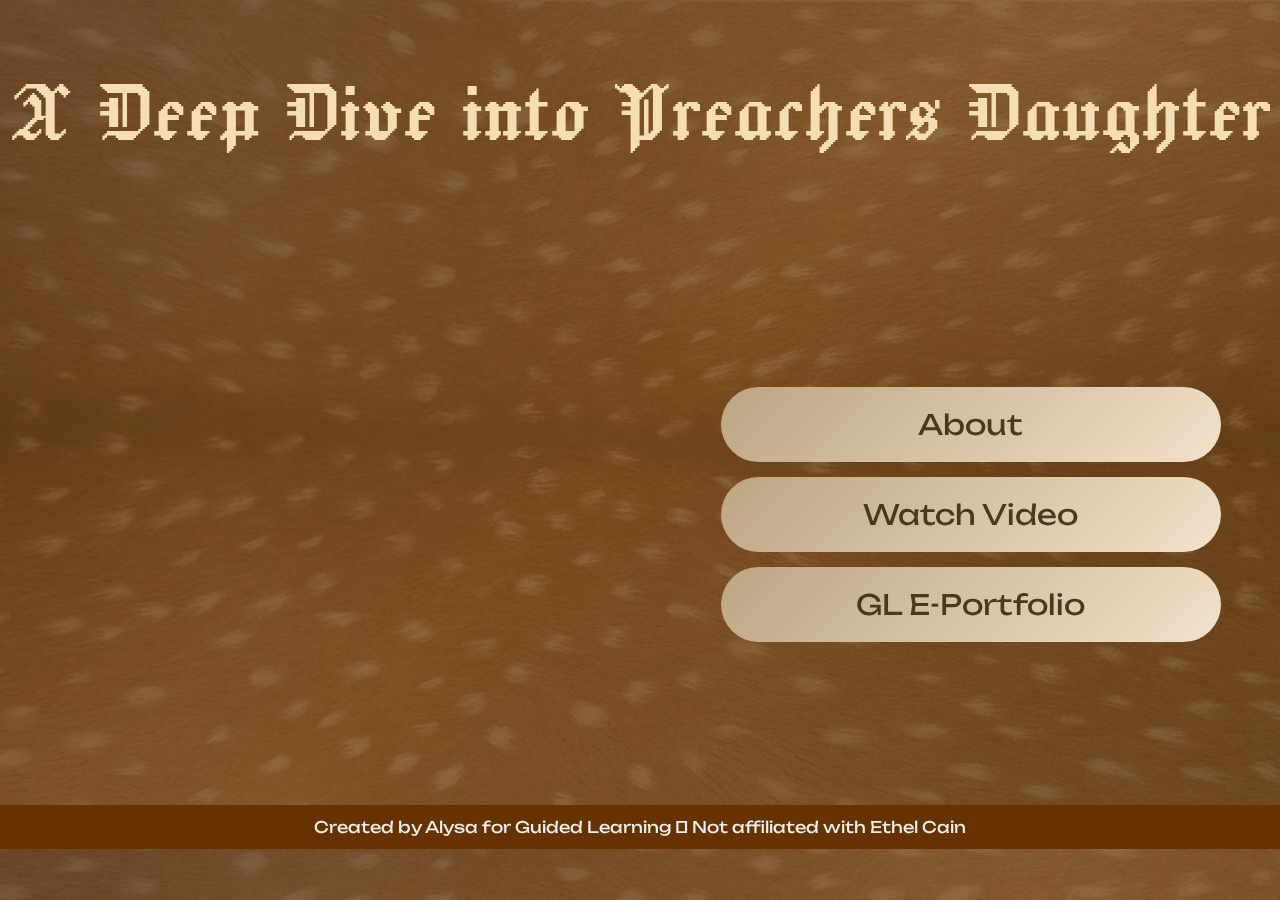
<file: index.html>
<!DOCTYPE html>
<html lang="en">
    <head>
        <link rel="stylesheet" href="./css/index.css">
        <link rel="stylesheet" href="./css/styles.css">
    </head>
    <body>
        <h1>A Deep Dive into Preachers Daughter</h1>
        <div class="bounding-box">
        <video class="vinyl-homepage-vid" src="https://github.com/user-attachments/assets/b03f8850-00cd-40ab-b2cd-4068af1261b1" autoplay loop muted playsinline></video>
        <div class="buttons">
            <div class="homepage-button" onclick="navigate('homepage.html')">About</div>
            <div class="homepage-button">Watch Video</div>
            <div class="homepage-button"  onclick="navigate('gl-portfolio.html')">GL E-Portfolio</div>
        </div>
        </div>
    </body>
    <footer>
        <p>Created by Alysa for Guided Learning 𖦹 Not affiliated with Ethel Cain</p>
    </footer>

    <script src="./js/navigation.js"></script>
</html>
</file>
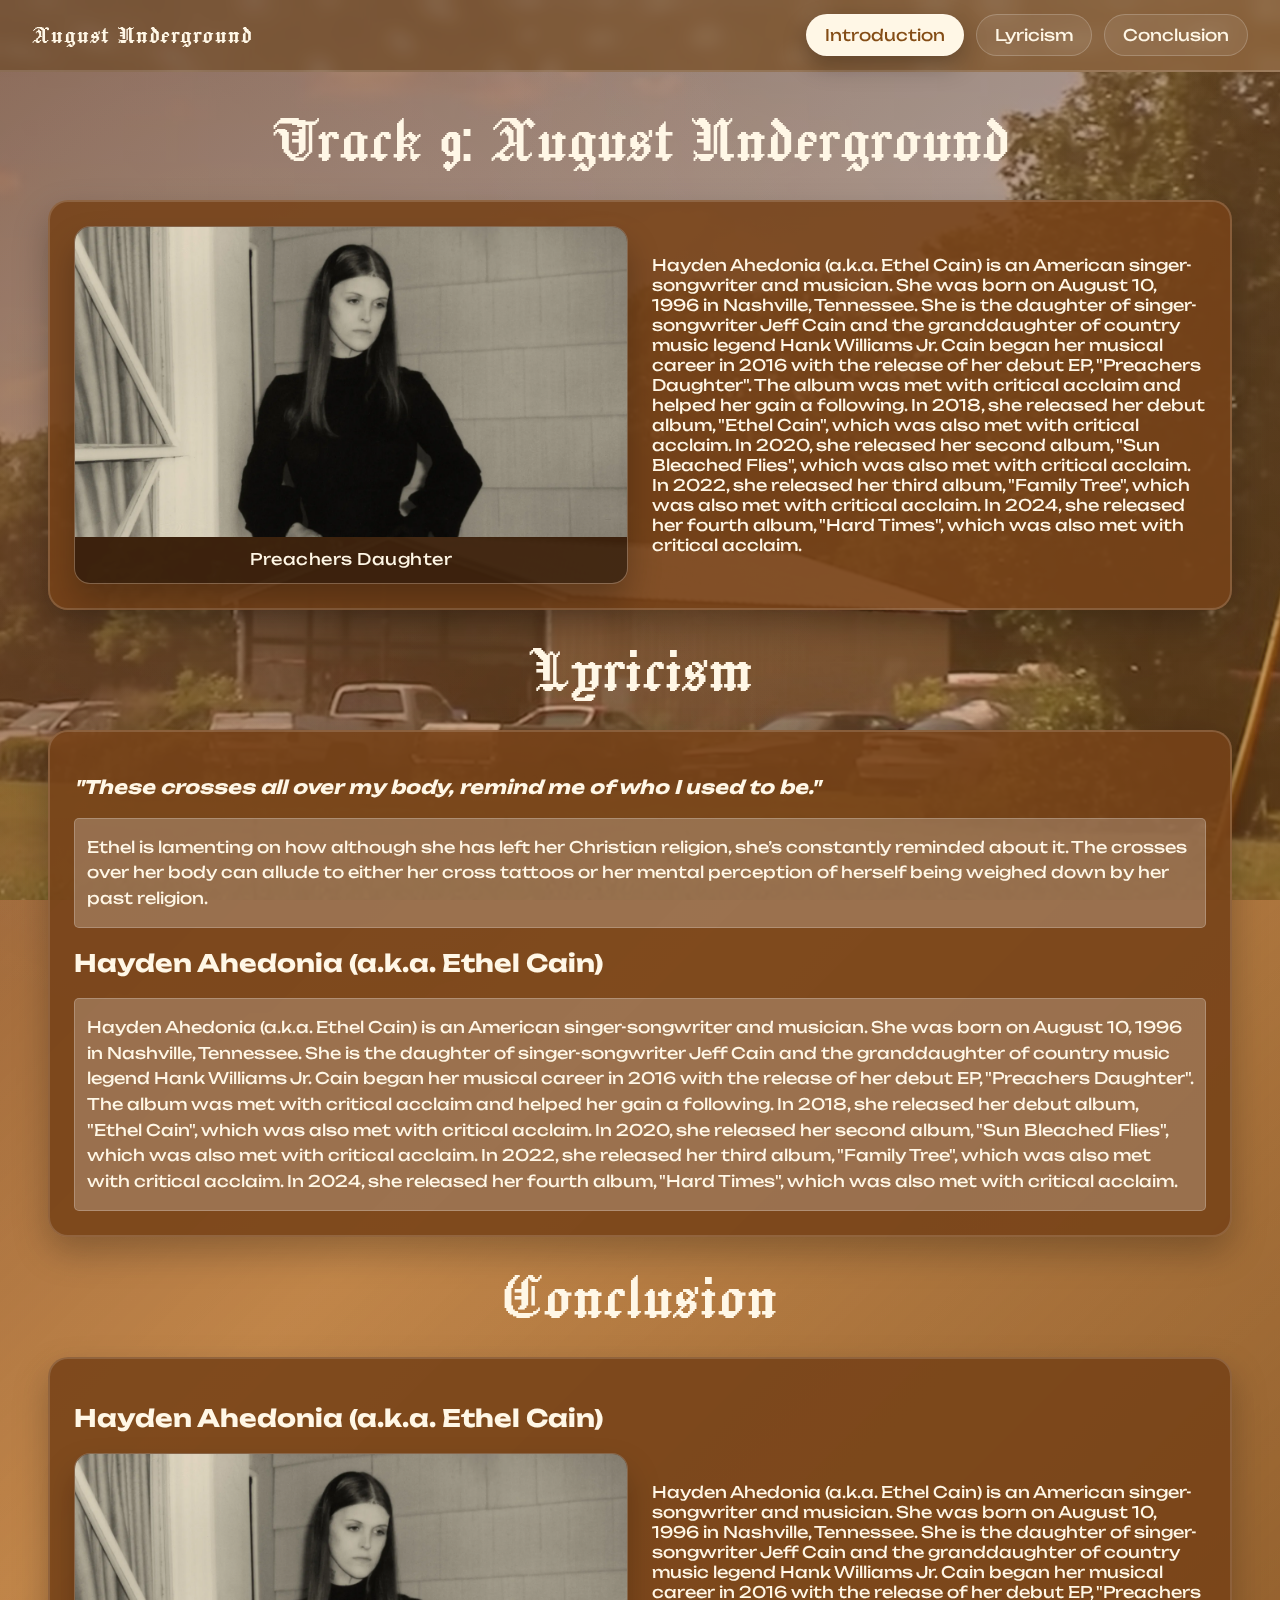
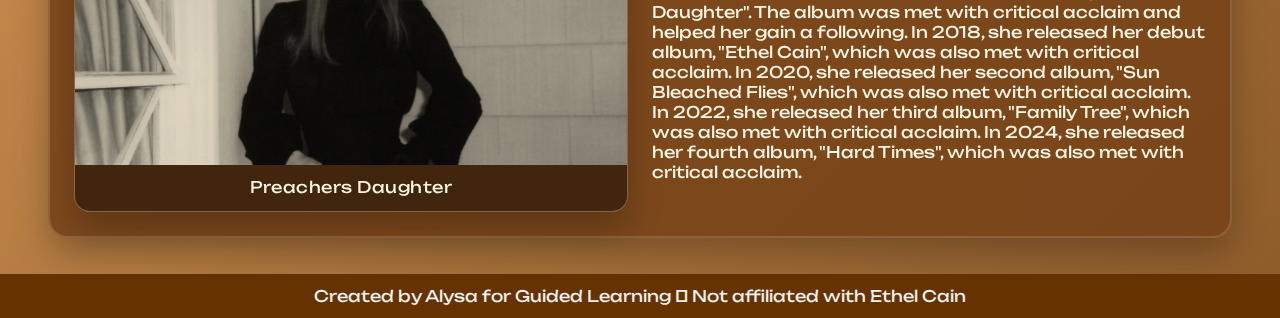
<file: august-underground.html>
<!DOCTYPE html>
<html lang="en">
    <head>
        <title>August Underground | Preacher's Daughter</title>
        <link rel="stylesheet" href="./css/styles.css">
        
        <style>
            .content {
                margin: 0;
                font-family: "Unbounded";
                position: relative;
                color: var(--cream);
                background: radial-gradient(circle at 20% 20%, rgba(255, 255, 255, 0.06) 0, transparent 35%),
                            radial-gradient(circle at 80% 10%, rgba(255, 255, 255, 0.05) 0, transparent 30%),
                            linear-gradient(135deg, rgba(120, 64, 25, 0.7) 0%, rgba(179, 107, 34, 0.4) 50%, rgba(132, 77, 22, 0.7) 100%),
                            url("images/thoroughfare.png") center/cover no-repeat fixed;
            }

        </style>
    </head>
    <body class="body">
        <nav class="top-nav">
            <div onclick="navigate('index.html')" class="nav-brand">August Underground</div>
            <div class="nav-links">
                <a class="active" href="#introduction">Introduction</a>
                <a href="#lyricism">Lyricism</a>
                <a href="#conclusion">Conclusion</a>
            </div>
        </nav>
            
        <main class="content">
            <h2 id="introduction" class="section-heading">Track 9: August Underground</h2>
            <section class="section">
                    <div class="section-details">
                        <figure class="portrait-card">
                            <img src="images/ethel-cain.png">
                            <figcaption>Preachers Daughter</figcaption>
                        </figure>
                        <p>
                            Hayden Ahedonia (a.k.a. Ethel Cain) is an American singer-songwriter and musician. She was born on August 10, 1996 in Nashville, Tennessee. She is the daughter of singer-songwriter Jeff Cain and the granddaughter of country music legend Hank Williams Jr. Cain began her musical career in 2016 with the release of her debut EP, "Preachers Daughter". The album was met with critical acclaim and helped her gain a following. In 2018, she released her debut album, "Ethel Cain", which was also met with critical acclaim. In 2020, she released her second album, "Sun Bleached Flies", which was also met with critical acclaim. In 2022, she released her third album, "Family Tree", which was also met with critical acclaim. In 2024, she released her fourth album, "Hard Times", which was also met with critical acclaim.
                        </p>
                    </div>
            </section>
            <!-- Lyricism -->
            <h2 id="lyricism" class="section-heading">Lyricism</h2>
            <section class="section">
                <div class="section-layout">
                    <h3><em>"These crosses all over my body, remind me of who I used to be."</em></h3>
                    <div class="lyrics">
                        <p>
                        	Ethel is lamenting on how although she has left her Christian religion, she’s constantly reminded about it. The crosses over her body can allude to either her cross tattoos or her mental perception of herself being weighed down by her past religion.
                        </p>
                    </div>
                <div class="section-layout">
                    <h2>Hayden Ahedonia (a.k.a. Ethel Cain)</h2>
                    <div class="lyrics">
                        <p>
                            Hayden Ahedonia (a.k.a. Ethel Cain) is an American singer-songwriter and musician. She was born on August 10, 1996 in Nashville, Tennessee. She is the daughter of singer-songwriter Jeff Cain and the granddaughter of country music legend Hank Williams Jr. Cain began her musical career in 2016 with the release of her debut EP, "Preachers Daughter". The album was met with critical acclaim and helped her gain a following. In 2018, she released her debut album, "Ethel Cain", which was also met with critical acclaim. In 2020, she released her second album, "Sun Bleached Flies", which was also met with critical acclaim. In 2022, she released her third album, "Family Tree", which was also met with critical acclaim. In 2024, she released her fourth album, "Hard Times", which was also met with critical acclaim.
                        </p>
                    </div>    
                </div>
            </section>

            <!-- Conclusion -->
            <h2 id="conclusion" class="section-heading">Conclusion</h2>
            <section class="section">
                <div class="section-layout">
                    <h2>Hayden Ahedonia (a.k.a. Ethel Cain)</h2>
                    <div class="section-details">
                        <figure class="portrait-card">
                            <img src="images/ethel-cain.png">
                            <figcaption>Preachers Daughter</figcaption>
                        </figure>
                        <p>
                            Hayden Ahedonia (a.k.a. Ethel Cain) is an American singer-songwriter and musician. She was born on August 10, 1996 in Nashville, Tennessee. She is the daughter of singer-songwriter Jeff Cain and the granddaughter of country music legend Hank Williams Jr. Cain began her musical career in 2016 with the release of her debut EP, "Preachers Daughter". The album was met with critical acclaim and helped her gain a following. In 2018, she released her debut album, "Ethel Cain", which was also met with critical acclaim. In 2020, she released her second album, "Sun Bleached Flies", which was also met with critical acclaim. In 2022, she released her third album, "Family Tree", which was also met with critical acclaim. In 2024, she released her fourth album, "Hard Times", which was also met with critical acclaim.
                        </p>
                    </div>
                </div>
            </section>
        </main>
    </body>
    <footer>
        <p>Created by Alysa for Guided Learning 𖦹 Not affiliated with Ethel Cain</p>
    </footer>
    <script src="./js/navigation.js"></script>
</html>
</file>
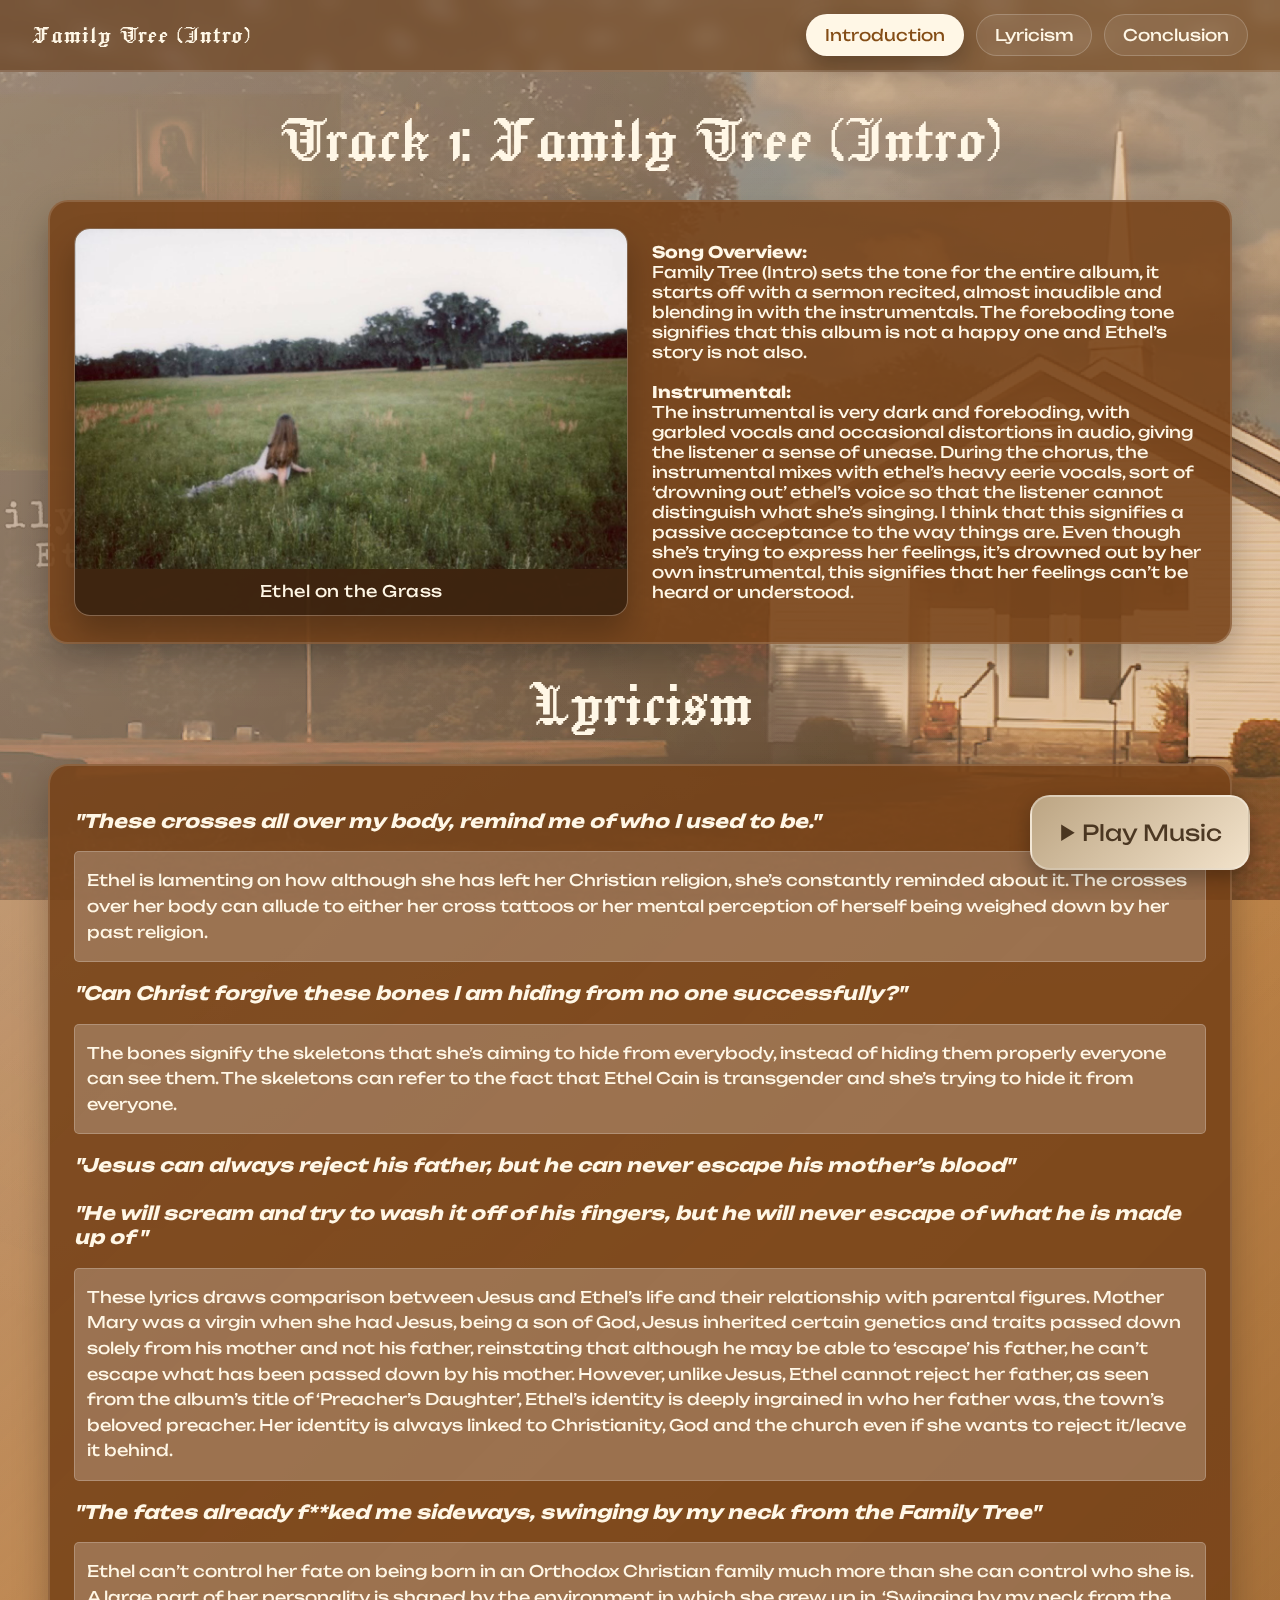
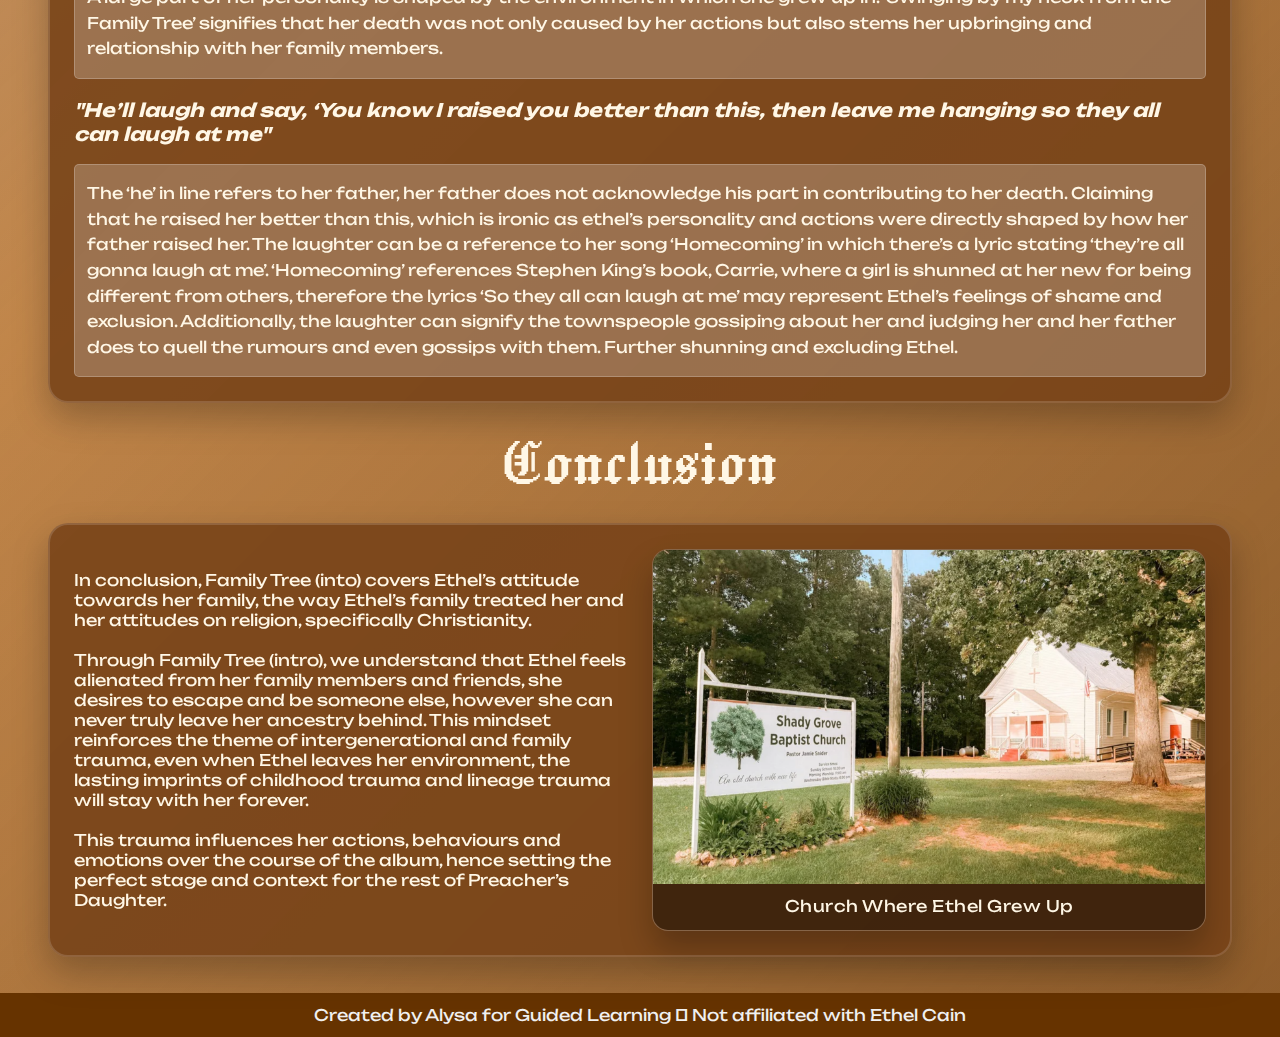
<file: family-tree-intro.html>
<!DOCTYPE html>
<html lang="en">

    <head>
        <title>Family Tree (Intro) | Preacher's Daughter</title>
    
        <link rel="stylesheet" href="./css/styles.css">
        
        <style>
            .content {
                margin: 0;
                font-family: "Unbounded";
                position: relative;
                color: var(--cream);
                background: radial-gradient(circle at 20% 20%, rgba(255, 255, 255, 0.06) 0, transparent 35%),
                            radial-gradient(circle at 80% 10%, rgba(255, 255, 255, 0.05) 0, transparent 30%),
                            linear-gradient(135deg, rgba(205, 178, 152, 0.7) 0%, rgba(179, 107, 34, 0.4) 50%, rgba(132, 77, 22, 0.7) 100%),
                            url("images/fti-bg.png") center/cover no-repeat fixed;
            }

        </style>
    </head>
    <body class="body">
        <nav class="top-nav">
            <div onclick="navigate('homepage.html')" class="nav-brand">Family Tree (Intro) </div>
            <div class="nav-links">
                <a class="active" href="#introduction">Introduction</a>
                <a href="#lyricism">Lyricism</a>
                <a href="#conclusion">Conclusion</a>
            </div>
        </nav>
        
        <main class="content">
            <h2 id="introduction" class="section-heading">Track 1: Family Tree (Intro) </h2>
            <button id="playMusic" class="music-button"></button>
            <audio id="bgMusic" loop>
                <source src="https://github.com/lyslys2x/Guided-Learning-Website/releases/download/song-ec/Family.Tree.intro.mp3"  type="audio/mpeg">
            </audio>
            <section class="section">
                    <div class="section-details">
                        <figure class="portrait-card">
                            <img src="images/family-tree-into-intro.jpg">
                            <figcaption>Ethel on the Grass</figcaption>
                        </figure>
                        <p>
                            <strong>Song Overview:</strong><br>
                            Family Tree (Intro) sets the tone for the entire album, it starts off with a sermon recited, almost inaudible and blending in with the instrumentals. The foreboding tone signifies that this album is not a happy one and Ethel’s story is not also.
                            <br><br><strong>Instrumental:</strong><br>
                            The instrumental is very dark and foreboding, with garbled vocals and occasional distortions in audio, giving the listener a sense of unease. During the chorus, the instrumental mixes with ethel’s heavy eerie vocals, sort of ‘drowning out’ ethel’s voice so that the listener cannot distinguish what she’s singing. I think that this signifies a passive acceptance to the way things are. Even though she’s trying to express her feelings, it’s drowned out by her own instrumental, this signifies that her feelings can’t be heard or understood.
                        </p>
                    </div>
            </section>
            <!-- Lyricism -->
            <h2 id="lyricism" class="section-heading">Lyricism</h2>
            <section class="section">
                <div class="section-layout">
                    <h3><em>"These crosses all over my body, remind me of who I used to be."</em></h3>
                    <div class="lyrics">
                        <p>
                        	Ethel is lamenting on how although she has left her Christian religion, she’s constantly reminded about it. The crosses over her body can allude to either her cross tattoos or her mental perception of herself being weighed down by her past religion.
                        </p>
                    </div>
                </div>
                <div class="section-layout">
                    <h3><em>"Can Christ forgive these bones I am hiding from no one successfully?"</em></h3>
                    <div class="lyrics">
                        <p>
                            The bones signify the skeletons that she’s aiming to hide from everybody, instead of hiding them properly everyone can see them. The skeletons can refer to the fact that Ethel Cain is transgender and she’s trying to hide it from everyone.
                        </p>
                    </div>    
                </div>
                <div class="section-layout">
                    <h3><em>"Jesus can always reject his father, but he can never escape his mother’s blood"<br><br>
                        "He will scream and try to wash it off of his fingers, but he will never escape of what he is made up of
                        "</em></h3>
                    <div class="lyrics">
                        <p>                       
                        These lyrics draws comparison between Jesus and Ethel’s life and their relationship with parental figures. Mother Mary was a virgin when she had Jesus, being a son of God, Jesus inherited certain genetics and traits passed down solely from his mother and not his father, reinstating that although he may be able to ‘escape’ his father, he can’t escape what has been passed down by his mother.
                        However, unlike Jesus, Ethel cannot reject her father, as seen from the album’s title of ‘Preacher’s Daughter’, Ethel’s identity is deeply ingrained in who her father was, the town’s beloved preacher. Her identity is always linked to Christianity, God and the church even if she wants to reject it/leave it behind.
                        </p>
                    </div>    
                </div>
                <div class="section-layout">
                    <h3><em>"The fates already f**ked me sideways, swinging by my neck from the Family Tree"</em></h3>
                    <div class="lyrics">
                        <p>                       
                            Ethel can’t control her fate on being born in an Orthodox Christian family much more than she can control who she is. A large part of her personality is shaped by the environment in which she grew up in. ‘Swinging by my neck from the Family Tree’ signifies that her death was not only caused by her actions but also stems her upbringing and relationship with her family members.</p>
                    </div>    
                </div>
                <div class="section-layout">
                    <h3><em>"He’ll laugh and say, ‘You know I raised you better than this, then leave me hanging so they all can laugh at me"</em></h3>
                    <div class="lyrics">
                        <p>                       
                        	The ‘he’ in line refers to her father, her father does not acknowledge his part in contributing to her death. Claiming that he raised her better than this, which is ironic as ethel’s personality and actions were directly shaped by how her father raised her.
                            The laughter can be a reference to her song ‘Homecoming’ in which there’s a lyric stating ‘they’re all gonna laugh at me’. ‘Homecoming’ references Stephen King’s book, Carrie, where a girl is shunned at her new for being different from others, therefore the lyrics ‘So they all can laugh at me’ may represent Ethel’s feelings of shame and exclusion. 
                            Additionally, the laughter can signify the townspeople gossiping about her and judging her and her father does to quell the rumours and even gossips with them. Further shunning and excluding Ethel.
                        </p>
                    </div>    
                </div>
            </section>

            <h2 id="conclusion" class="section-heading">Conclusion</h2>
            <section class="section">
                <div class="section-layout">
                    <div class="section-details">
                        <p>
                            In conclusion, Family Tree (into) covers Ethel’s attitude towards her family, 
                            the way Ethel’s family treated her and her attitudes on religion, specifically Christianity. <br><br>
                            Through Family Tree (intro), we understand that Ethel feels alienated from her family members and
                            friends, she desires to escape and be someone else, however she can never truly leave her ancestry behind.
                            This mindset reinforces the theme of intergenerational and family trauma, even when Ethel leaves her environment,
                            the lasting imprints of childhood trauma and lineage trauma will stay with her forever. <br><br>
                            This trauma influences her actions, behaviours and emotions over the course of the album, hence setting the perfect
                            stage and context for the rest of Preacher’s Daughter.
                        </p>
                        <figure class="portrait-card">
                            <img src="images/shady-grove-baptist-church.png">
                            <figcaption>Church Where Ethel Grew Up</figcaption>
                        </figure>
                    </div>
                </div>
            </section>
        </main>
    </body>
    <footer>
        <p>Created by Alysa for Guided Learning 𖦹 Not affiliated with Ethel Cain</p>
    </footer>
    <script src="./js/navigation.js"></script>
    <script src="./js/play-song.js"></script>
</html>
</file>
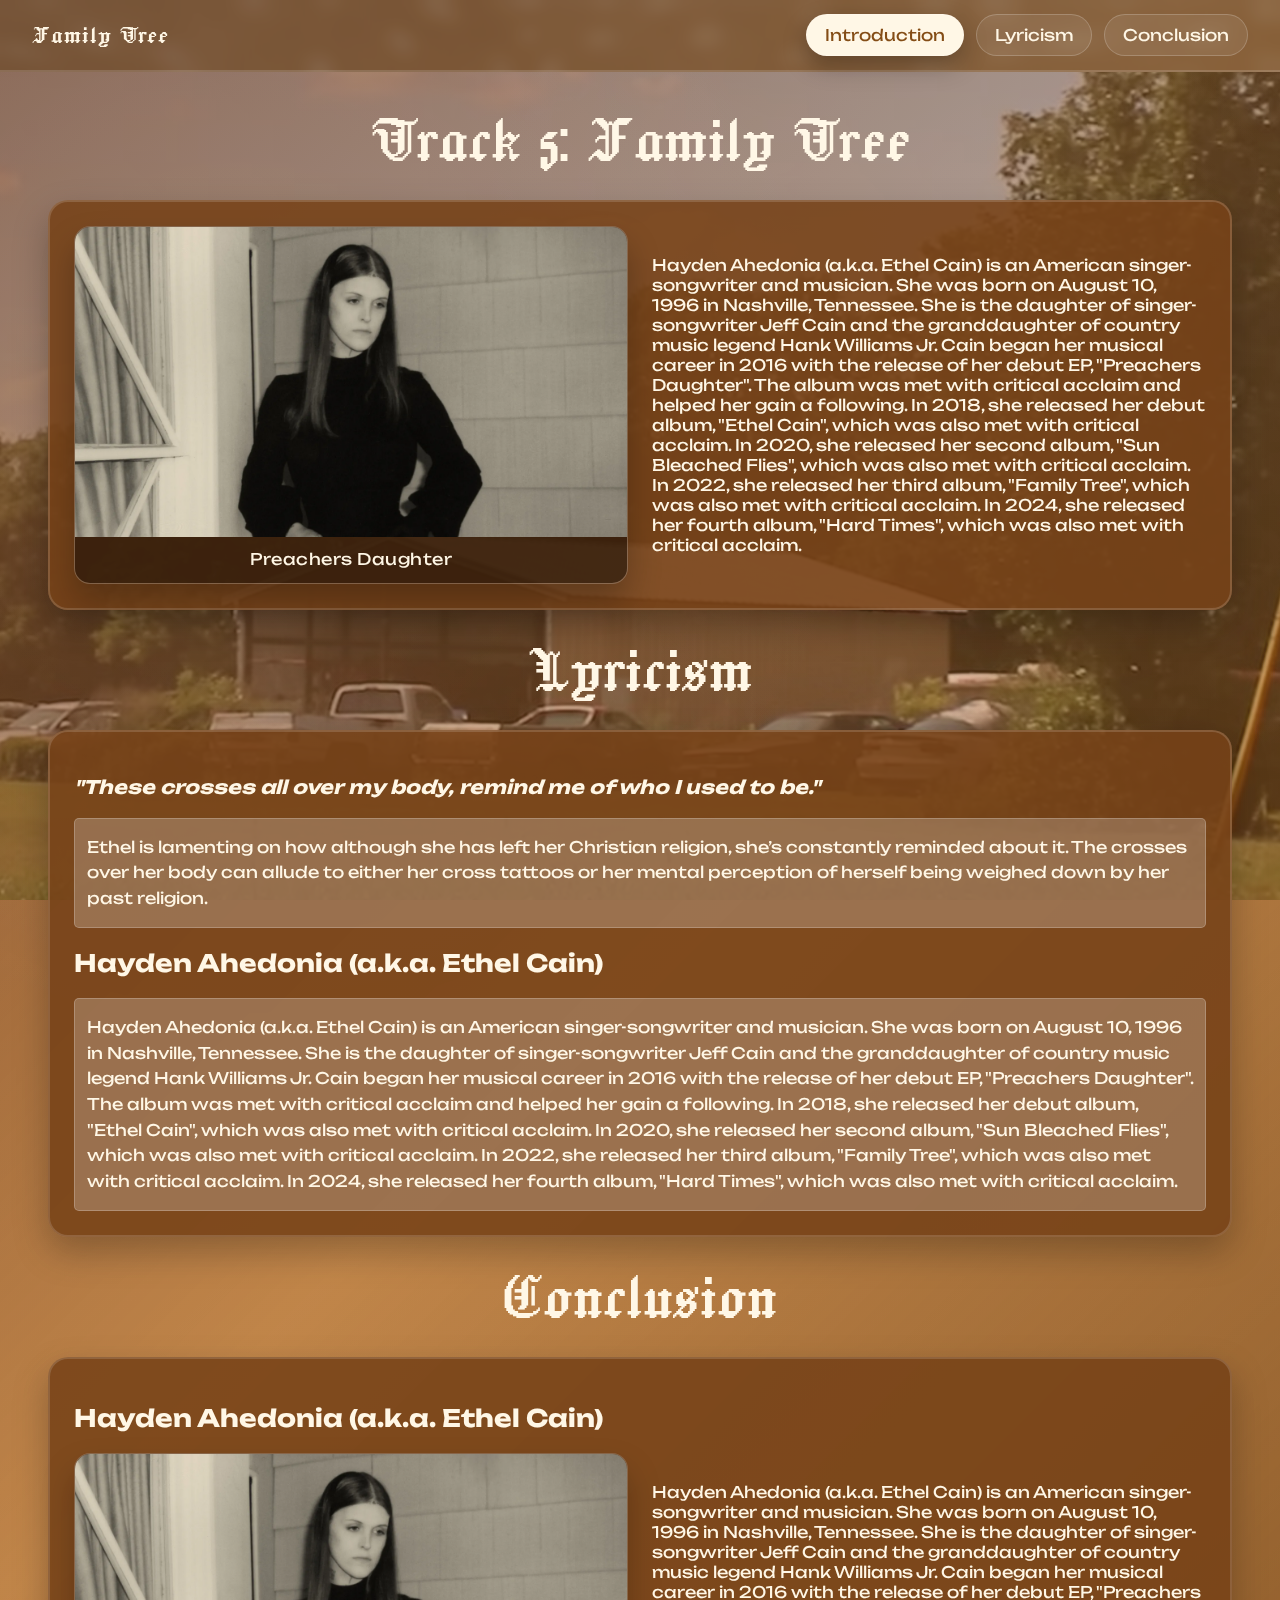
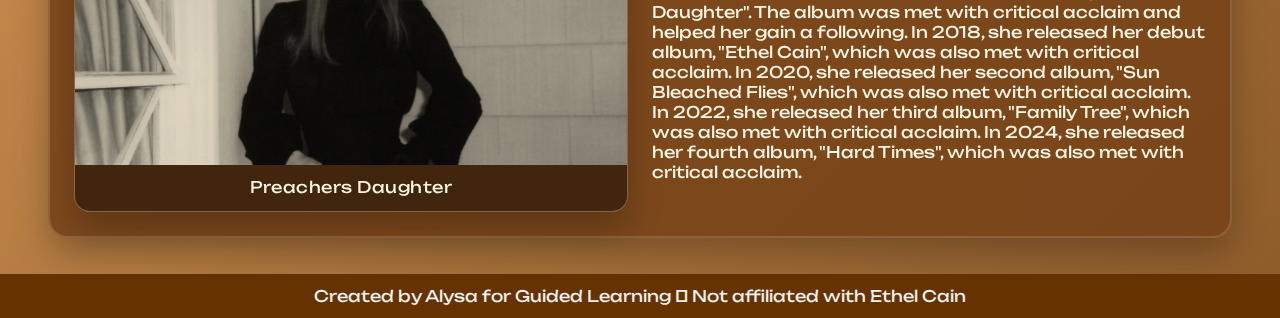
<file: family-tree.html>
<!DOCTYPE html>
<html lang="en">
    <head>
        <title>Family Tree | Preacher's Daughter</title>
        <link rel="stylesheet" href="./css/styles.css">
        
        <style>
            main {
                margin: 0;
                font-family: "Unbounded";
                position: relative;
                color: var(--cream);
                background: radial-gradient(circle at 20% 20%, rgba(255, 255, 255, 0.06) 0, transparent 35%),
                            radial-gradient(circle at 80% 10%, rgba(255, 255, 255, 0.05) 0, transparent 30%),
                            linear-gradient(135deg, rgba(120, 64, 25, 0.7) 0%, rgba(179, 107, 34, 0.4) 50%, rgba(132, 77, 22, 0.7) 100%),
                            url("images/thoroughfare.png") center/cover no-repeat fixed;
            }

        </style>
    </head>
    <body class="body">
        <nav class="top-nav">
            <div onclick="navigate('index.html')" class="nav-brand">Family Tree</div>
            <div class="nav-links">
                <a class="active" href="#introduction">Introduction</a>
                <a href="#lyricism">Lyricism</a>
                <a href="#conclusion">Conclusion</a>
            </div>
        </nav>
            
        <main class="content">
            <h2 id="introduction" class="section-heading">Track 5: Family Tree</h2>
            <section class="section">
                    <div class="section-details">
                        <figure class="portrait-card">
                            <img src="images/ethel-cain.png">
                            <figcaption>Preachers Daughter</figcaption>
                        </figure>
                        <p>
                            Hayden Ahedonia (a.k.a. Ethel Cain) is an American singer-songwriter and musician. She was born on August 10, 1996 in Nashville, Tennessee. She is the daughter of singer-songwriter Jeff Cain and the granddaughter of country music legend Hank Williams Jr. Cain began her musical career in 2016 with the release of her debut EP, "Preachers Daughter". The album was met with critical acclaim and helped her gain a following. In 2018, she released her debut album, "Ethel Cain", which was also met with critical acclaim. In 2020, she released her second album, "Sun Bleached Flies", which was also met with critical acclaim. In 2022, she released her third album, "Family Tree", which was also met with critical acclaim. In 2024, she released her fourth album, "Hard Times", which was also met with critical acclaim.
                        </p>
                    </div>
            </section>
            <!-- Lyricism -->
            <h2 id="lyricism" class="section-heading">Lyricism</h2>
            <section class="section">
                <div class="section-layout">
                    <h3><em>"These crosses all over my body, remind me of who I used to be."</em></h3>
                    <div class="lyrics">
                        <p>
                        	Ethel is lamenting on how although she has left her Christian religion, she’s constantly reminded about it. The crosses over her body can allude to either her cross tattoos or her mental perception of herself being weighed down by her past religion.
                        </p>
                    </div>
                <div class="section-layout">
                    <h2>Hayden Ahedonia (a.k.a. Ethel Cain)</h2>
                    <div class="lyrics">
                        <p>
                            Hayden Ahedonia (a.k.a. Ethel Cain) is an American singer-songwriter and musician. She was born on August 10, 1996 in Nashville, Tennessee. She is the daughter of singer-songwriter Jeff Cain and the granddaughter of country music legend Hank Williams Jr. Cain began her musical career in 2016 with the release of her debut EP, "Preachers Daughter". The album was met with critical acclaim and helped her gain a following. In 2018, she released her debut album, "Ethel Cain", which was also met with critical acclaim. In 2020, she released her second album, "Sun Bleached Flies", which was also met with critical acclaim. In 2022, she released her third album, "Family Tree", which was also met with critical acclaim. In 2024, she released her fourth album, "Hard Times", which was also met with critical acclaim.
                        </p>
                    </div>    
                </div>
            </section>

            <!-- Conclusion -->
            <h2 id="conclusion" class="section-heading">Conclusion</h2>
            <section class="section">
                <div class="section-layout">
                    <h2>Hayden Ahedonia (a.k.a. Ethel Cain)</h2>
                    <div class="section-details">
                        <figure class="portrait-card">
                            <img src="images/ethel-cain.png">
                            <figcaption>Preachers Daughter</figcaption>
                        </figure>
                        <p>
                            Hayden Ahedonia (a.k.a. Ethel Cain) is an American singer-songwriter and musician. She was born on August 10, 1996 in Nashville, Tennessee. She is the daughter of singer-songwriter Jeff Cain and the granddaughter of country music legend Hank Williams Jr. Cain began her musical career in 2016 with the release of her debut EP, "Preachers Daughter". The album was met with critical acclaim and helped her gain a following. In 2018, she released her debut album, "Ethel Cain", which was also met with critical acclaim. In 2020, she released her second album, "Sun Bleached Flies", which was also met with critical acclaim. In 2022, she released her third album, "Family Tree", which was also met with critical acclaim. In 2024, she released her fourth album, "Hard Times", which was also met with critical acclaim.
                        </p>
                    </div>
                </div>
            </section>
        </main>
    </body>
    <footer>
        <p>Created by Alysa for Guided Learning 𖦹 Not affiliated with Ethel Cain</p>
    </footer>
    <script src="./js/navigation.js"></script>
</html>
</file>
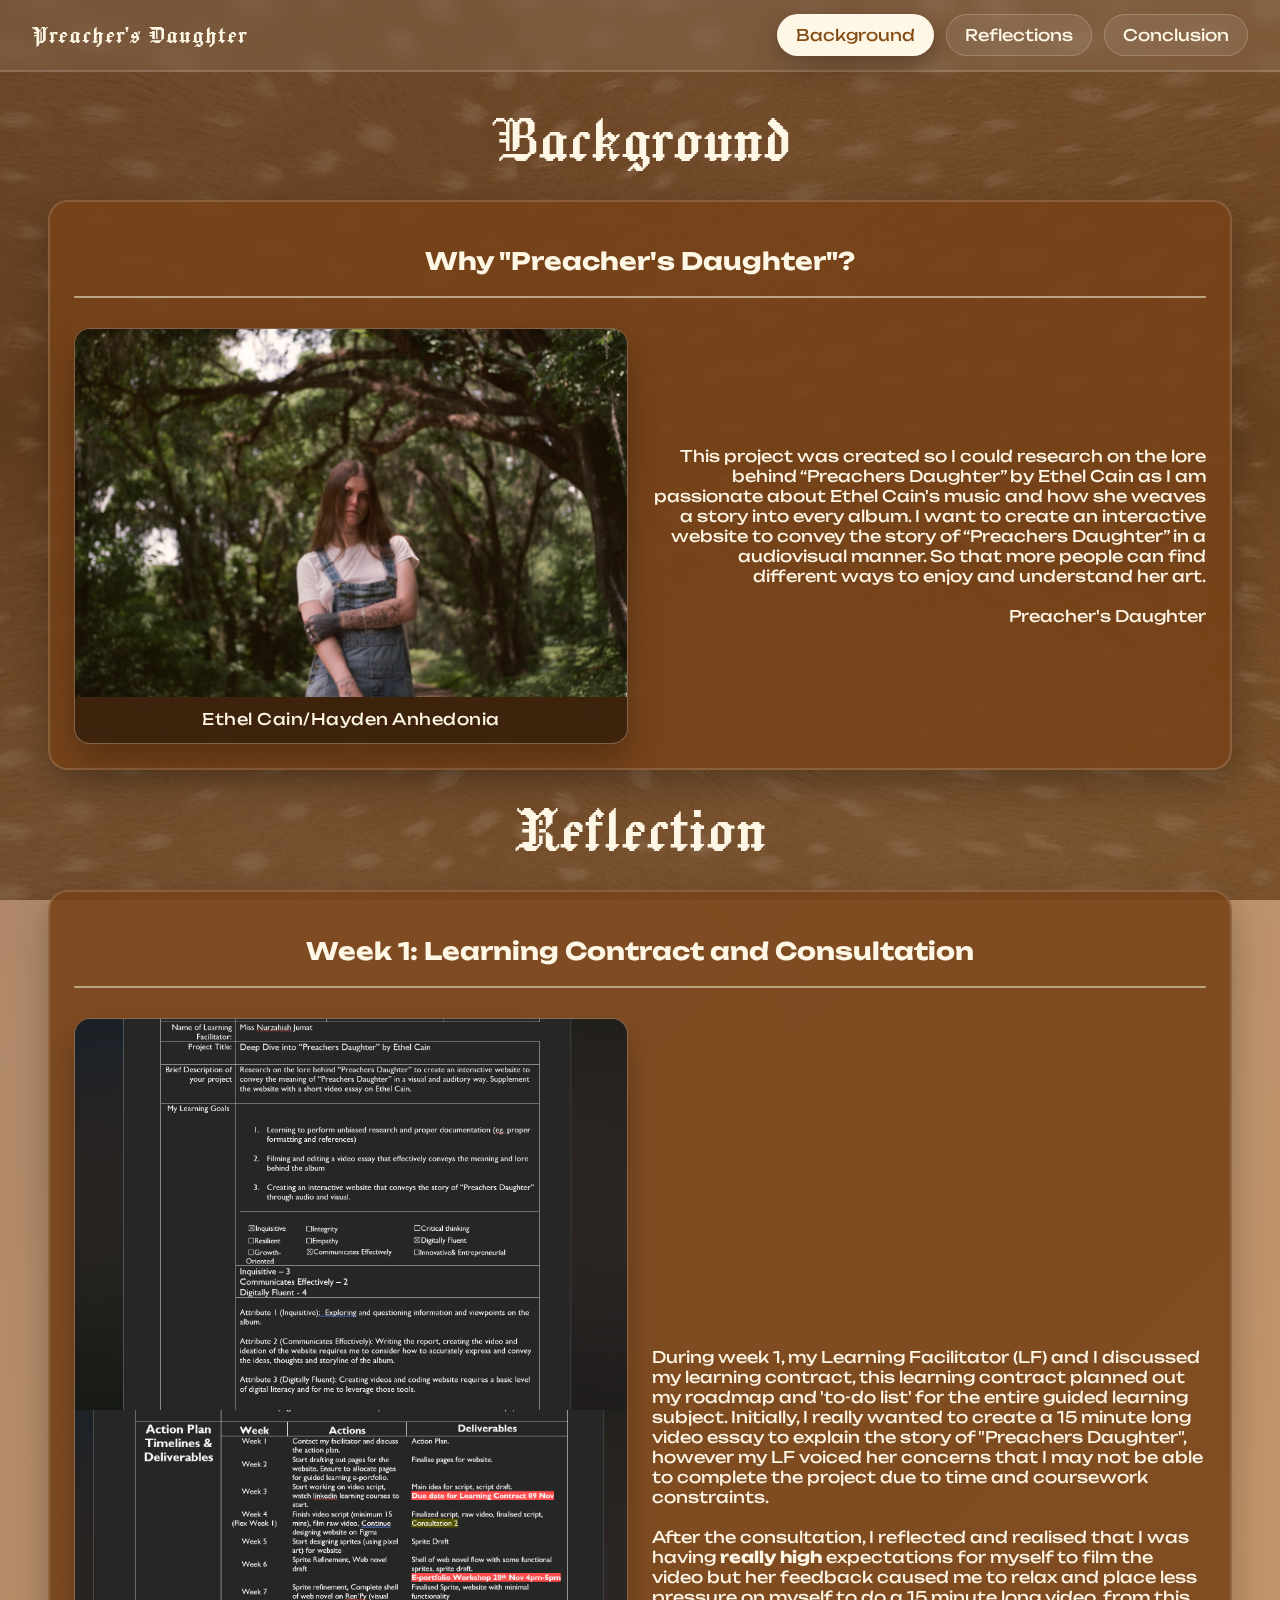
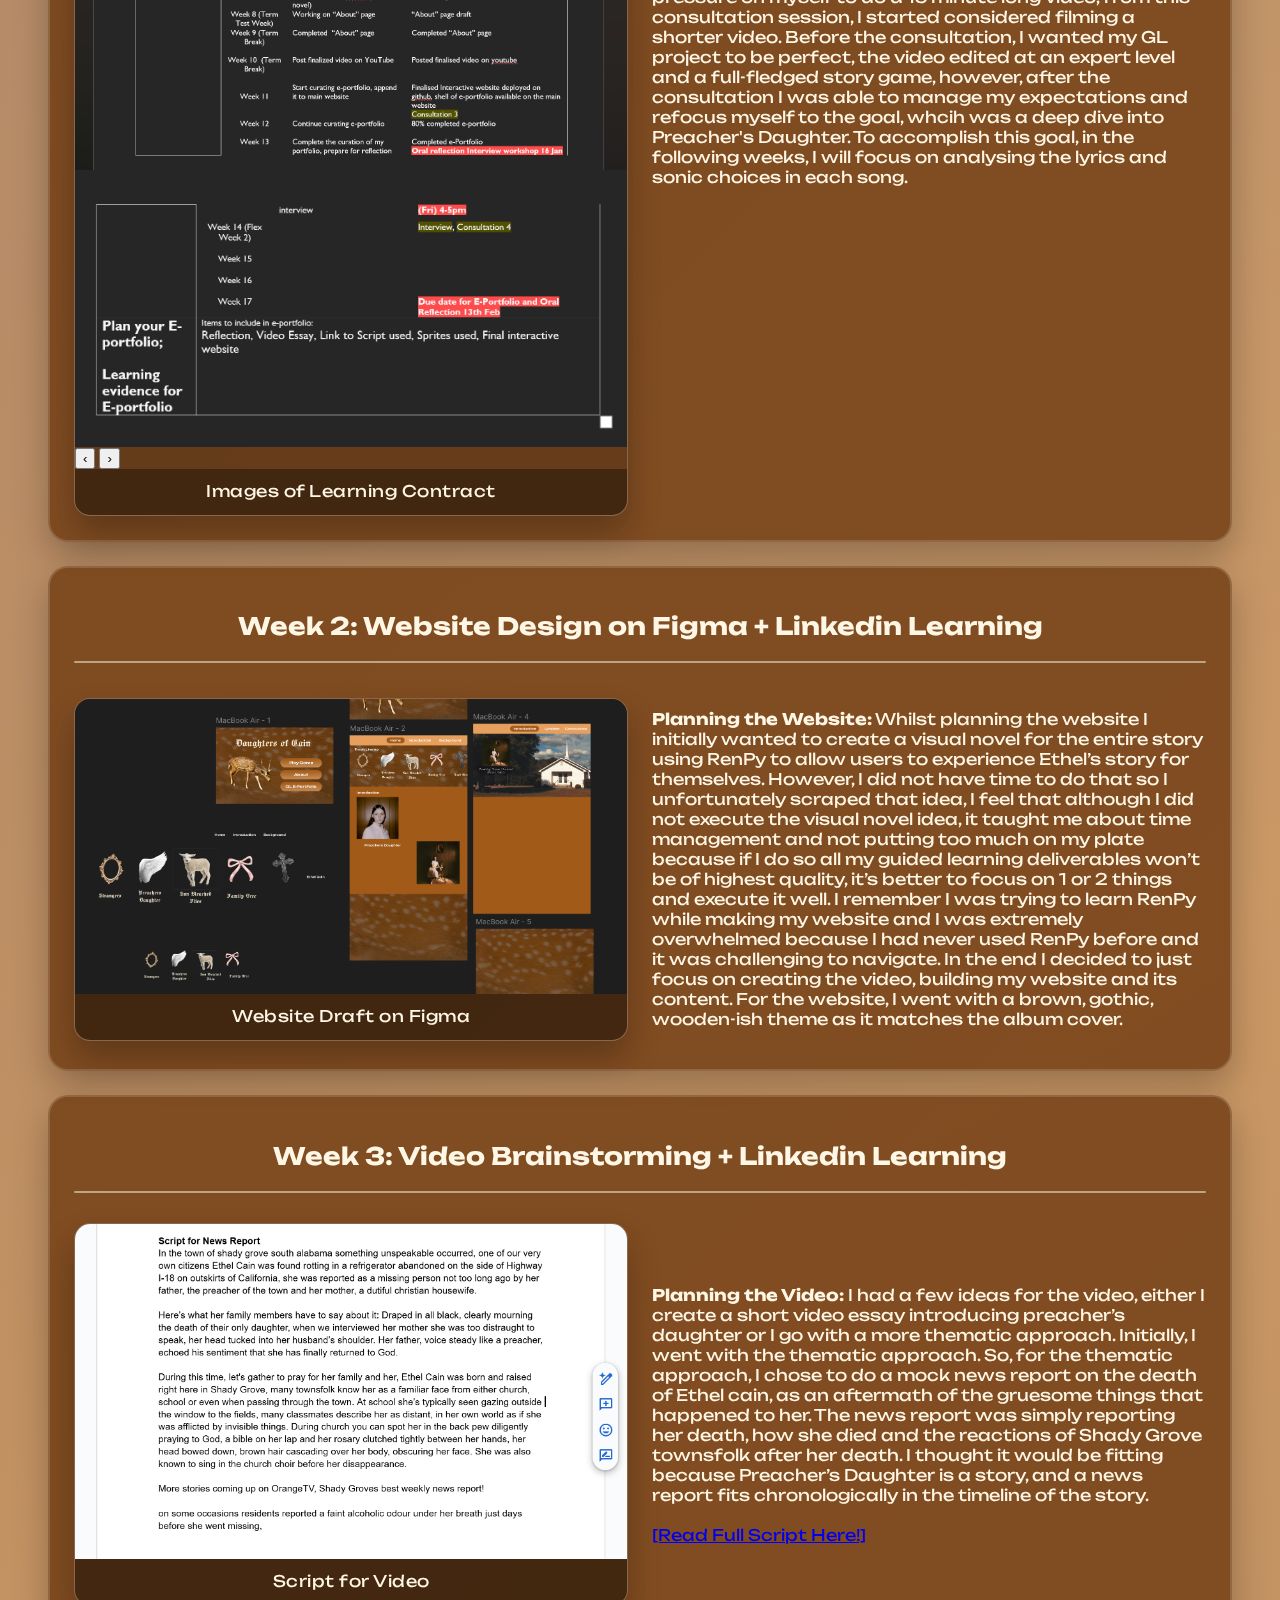
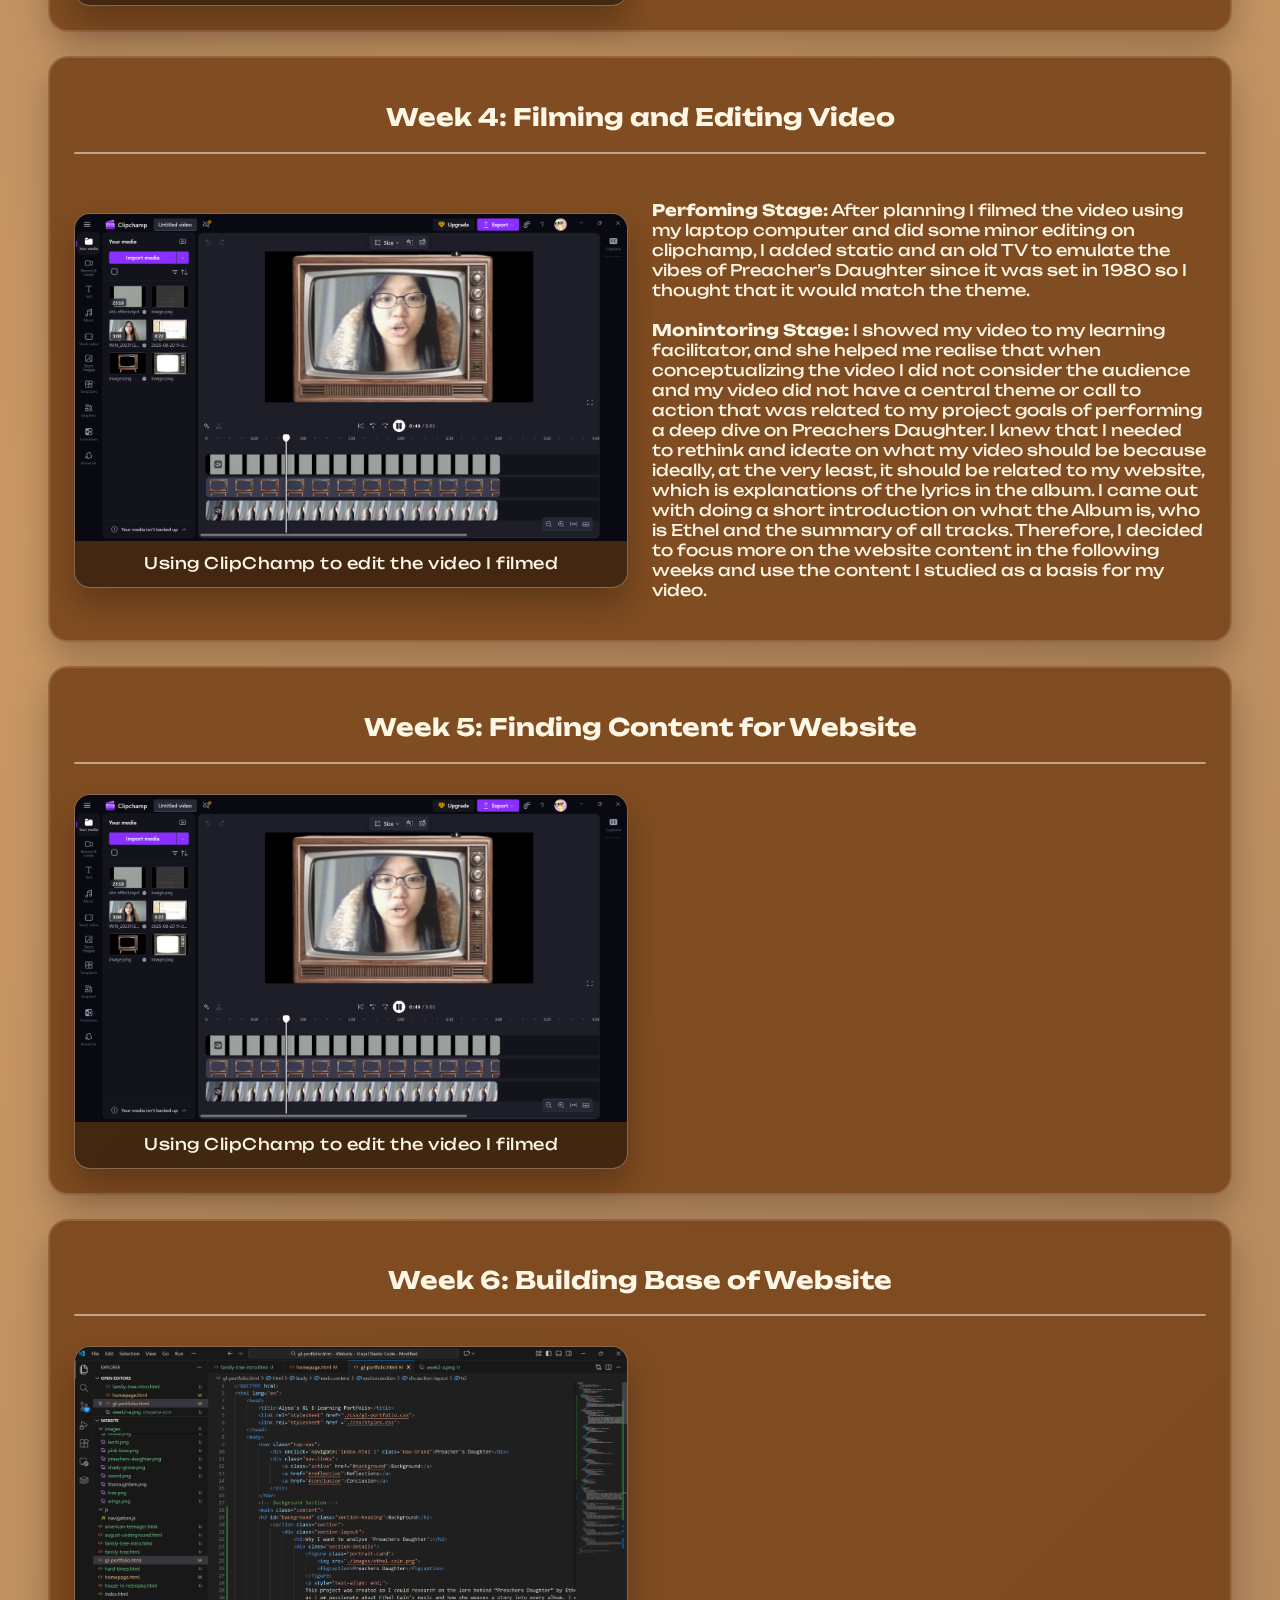
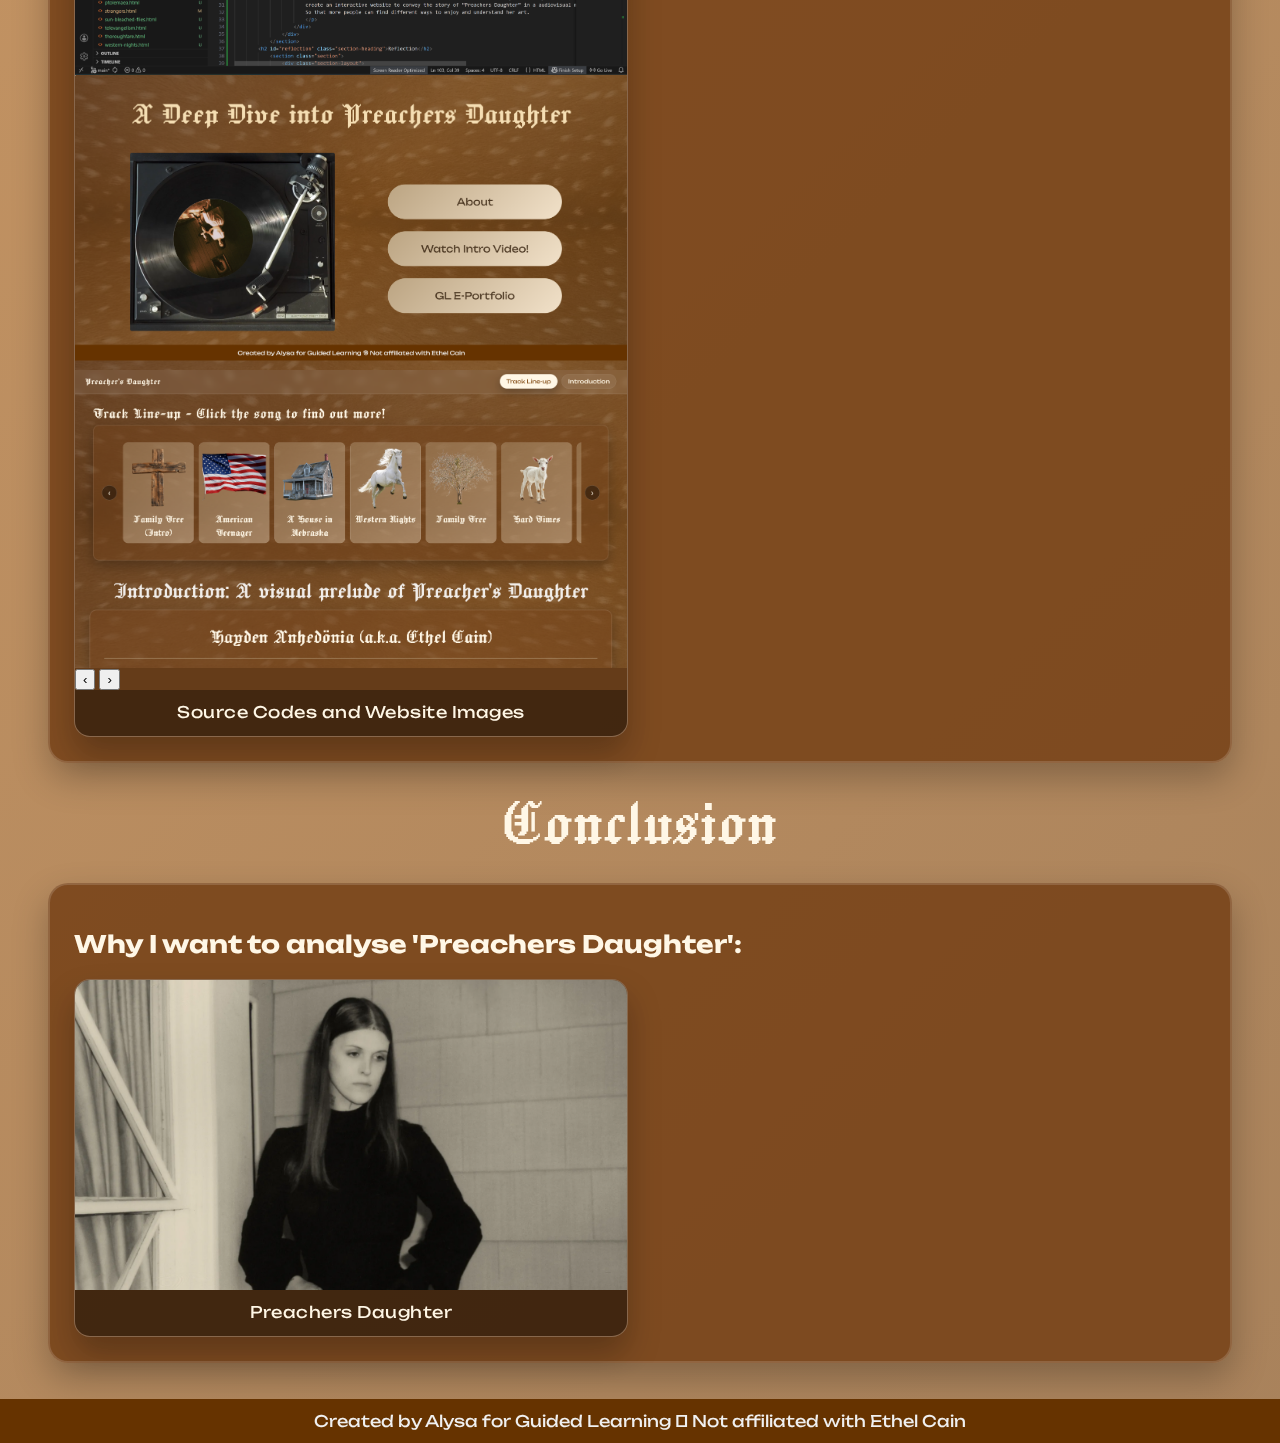
<file: gl-portfolio.html>
<!DOCTYPE html>
<html lang="en">
    <head>
        <title>Alysa's GL E-learning Portfolio</title>
        <link rel="stylesheet" href="./css/gl-portfolio.css">
        <link rel="stylesheet" href ="./css/styles.css">
    </head>
    <body>
        <nav class="top-nav">
            <div onclick="navigate('index.html')" class="nav-brand">Preacher's Daughter</div>
            <div class="nav-links">
                <a class="active" href="#background">Background</a>
                <a href="#reflection">Reflections</a>
                <a href="#conclusion">Conclusion</a>
            </div>
        </nav>
        <!-- Background Section -->
        <main class="content">
        <h2 id="background" class="section-heading">Background</h2>
            <section class="section">
                <div class="section-layout">
                    <h2 style="text-align: center;">Why "Preacher's Daughter"?</h2>
                    <hr style="margin: 0 0 30px 0; border: none; border-top: 2px solid rgba(188, 165, 131); border-radius: 5px;">
                    <div class="section-details">
                        <figure class="portrait-card">
                            <img src="images/ethel-cain-background.jpg">
                            <figcaption>Ethel Cain/Hayden Anhedonia</figcaption>
                        </figure>
                        <p style="text-align: end;">
                        This project was created so I could research on the lore behind “Preachers Daughter” by Ethel Cain
                        as I am passionate about Ethel Cain's music and how she weaves a story into every album. I want to
                        create an interactive website to convey the story of “Preachers Daughter” in a audiovisual manner.
                        So that more people can find different ways to enjoy and understand her art. <br><br>
                        Preacher's Daughter
                        </p>
                    </div>
                </div>
            </section>
        <h2 id="reflection" class="section-heading">Reflection</h2>
            <section class="section">
                <div class="section-layout">
                    <h2 style="text-align: center;">Week 1: Learning Contract and Consultation</h2>
                    <hr style="margin: 0 0 30px 0; border: none; border-top: 2px solid rgba(188, 165, 131); border-radius: 5px;">
                    <div class="section-details">
                    <figure class="portrait-card slideshow-container">
                        <div class="slideshow-wrapper">
                            <div class="slideshow-images">
                                <img src="images/e-port/lc-2.png" class="slide active" alt="">
                                <img src="images/e-port/lc-3.png" class="slide" alt="Description">
                                <img src="images/e-port/lc-1.png" class="slide" alt="Description">
                            </div>
                            <button class="slideshow-btn prev-slide" type="button" aria-label="Previous image">‹</button>
                            <button class="slideshow-btn next-slide" type="button" aria-label="Next image">›</button>
                            <div class="slideshow-dots"></div>
                        </div>
                        <figcaption>Images of Learning Contract</figcaption>
                    </figure>
                        <p style="text-align: start;">During week 1, my Learning Facilitator (LF) and I discussed my learning contract, this learning contract planned
                            out my roadmap and 'to-do list' for the entire guided learning subject. Initially, I really wanted to create a 15 minute long 
                            video essay to explain the story of "Preachers Daughter", however my LF voiced her concerns that I may not be 
                            able to complete the project due to time and coursework constraints. <br><br> After the consultation, I reflected and realised that
                            I was having <strong>really high</strong> expectations for myself to film the video but her feedback caused me to relax and 
                            place less pressure on myself to do a 15 minute long video, from this consultation session, I started considered filming a shorter video.
                            Before the consultation, I wanted my GL project to be perfect, the video edited at an expert level and a full-fledged
                            story game, however, after the consultation I was able to manage my expectations and refocus myself to the goal, whcih was a deep dive into
                            Preacher's Daughter. To accomplish this goal, in the following weeks, I will focus on analysing the lyrics and sonic choices in each song.
                        </p>
                    </div>
                </div>
            </section>
    
            <section class="section">
                <div class="section-layout">
                    <h2 style="text-align: center;">Week 2: Website Design on Figma + Linkedin Learning</h2>
                    <hr style="margin: 0 0 30px 0; border: none; border-top: 2px solid rgba(188, 165, 131); border-radius: 5px;">
                    <div class="section-details">
                        <figure class="portrait-card">
                            <img src="images/e-port/website-fig.png">
                            <figcaption>Website Draft on Figma</figcaption>
                        </figure>
                        <p><strong>Planning the Website:</strong> Whilst planning the website I initially wanted to create a visual novel for the entire story using 
                            RenPy to allow users to experience Ethel’s story for themselves. However, I did not have time to 
                            do that so I unfortunately scraped that idea, I feel that although I did not execute the visual novel idea,
                            it taught me about time management and not putting too much on my plate because if I do so all my 
                            guided learning deliverables won’t be of highest quality, it’s better to focus on 1 or 2 things and execute it well. 
                            I remember I was trying to learn RenPy while making my website and I was extremely overwhelmed because I had never used 
                            RenPy before and it was challenging to navigate. 
                            In the end I decided to just focus on creating the video, building my website and its content. For the website,
                            I went with a brown, gothic, wooden-ish theme as it matches the album cover. 
                        </p>
                    </div>
                </div>
            </section>

            <section class="section">
                <div class="section-layout">
                    <h2 style="text-align: center;">Week 3: Video Brainstorming + Linkedin Learning</h2>
                    <hr style="margin: 0 0 30px 0; border: none; border-top: 2px solid rgba(188, 165, 131); border-radius: 5px;">
                    <div class="section-details">
                        <figure class="portrait-card">
                            <img src="images/e-port/script.png">
                            <figcaption>Script for Video</figcaption>
                        </figure>
                        <p><strong>Planning the Video:</strong> I had a few ideas for the video, either I create a short video essay introducing 
                            preacher’s daughter or I go with a more thematic approach. Initially, I went with the thematic approach. 
                            So, for the thematic approach, I chose to do a mock news report on the death of Ethel cain, as an aftermath
                            of the gruesome things that happened to her. The news report was simply reporting her death, how she died
                            and the reactions of Shady Grove townsfolk after her death. I thought it would be fitting because 
                            Preacher’s Daughter is a story, and a news report fits chronologically in the timeline of the story. <br><br>
                            <a class="links" target="_blank" rel="noopener noreferrer" href="https://docs.google.com/document/d/1SHs8xtoxZ3hBtmHOa77l55jp-XzGPuiZSnXzCWvBIu0/edit?usp=sharing">[Read Full Script Here!]</a>
                        </p>
                    </div>
                </div>
            </section>

            <section class="section">
                <div class="section-layout">
                    <h2 style="text-align: center;">Week 4: Filming and Editing Video</h2>
                    <hr style="margin: 0 0 30px 0; border: none; border-top: 2px solid rgba(188, 165, 131); border-radius: 5px;">
                    <div class="section-details">
                        <figure class="portrait-card">
                            <img src="images/e-port/week3-a.png">
                            <figcaption>Using ClipChamp to edit the video I filmed</figcaption>
                        </figure>
                        <p><strong>Perfoming Stage:</strong> After planning I filmed the video using my laptop computer and did some minor editing on clipchamp, 
                            I added static and an old TV to emulate the vibes 
                            of Preacher’s Daughter since it was set in 1980 so I thought that it would match the theme. <br><br>
                            <strong>Monintoring Stage:</strong> I showed my video to my learning facilitator, and she helped me realise that when 
                            conceptualizing the video I did not consider the audience and my video did not have a 
                            central theme or call to action that was related to my project goals of performing a deep dive on Preachers Daughter.
                            I knew that I needed to rethink and ideate on what my video should be because ideally, at the very least, 
                            it should be related to my website, which is explanations of the lyrics in the album. I came out with doing a 
                            short introduction on what the Album is, who is Ethel and the summary of all tracks.
                            Therefore, I decided to focus more on the website content in the following weeks and use the content I studied as a basis
                            for my video.
                        </p>
                    </div>
                </div>
            </section>

            <section class="section">
                <div class="section-layout">
                    <h2 style="text-align: center;">Week 5: Finding Content for Website</h2>
                    <hr style="margin: 0 0 30px 0; border: none; border-top: 2px solid rgba(188, 165, 131); border-radius: 5px;">
                    <div class="section-details">
                        <figure class="portrait-card">
                            <img src="images/e-port/week3-a.png">
                            <figcaption>Using ClipChamp to edit the video I filmed</figcaption>
                        </figure>
                        <p>
                        </p>
                    </div>
                </div>
            </section>

            <section class="section">
                <div class="section-layout">
                    <h2 style="text-align: center;">Week 6: Building Base of Website</h2>
                    <hr style="margin: 0 0 30px 0; border: none; border-top: 2px solid rgba(188, 165, 131); border-radius: 5px;">
                    <div class="section-details">
                    <figure class="portrait-card slideshow-container">
                        <div class="slideshow-wrapper">
                            <div class="slideshow-images">
                                <img src="images/e-port/coding-website.png" class="slide active" alt="">
                                <img src="images/e-port/wi-1.png" class="slide" alt="Description">
                                <img src="images/e-port/wi-2.png" class="slide" alt="Description">
                            </div>
                            <button class="slideshow-btn prev-slide" type="button" aria-label="Previous image">‹</button>
                            <button class="slideshow-btn next-slide" type="button" aria-label="Next image">›</button>
                            <div class="slideshow-dots"></div>
                        </div>
                        <figcaption>Source Codes and Website Images</figcaption>
                    </figure>
                        <p>
                        </p>
                    </div>
                </div>
            </section>
        <h2 id="conclusion" class="section-heading">Conclusion</h2>
            <section class="section">
                <div class="section-layout">
                    <h2>Why I want to analyse 'Preachers Daughter':</h2>
                    <div class="section-details">
                        <figure class="portrait-card">
                            <img src="images/ethel-cain.png">
                            <figcaption>Preachers Daughter</figcaption>
                        </figure>
                        <p>
                        </p>
                    </div>
                </div>
            </section>
    </main>
    </body>
    <footer>
        <p>Created by Alysa for Guided Learning 𖦹 Not affiliated with Ethel Cain</p>
    </footer>
    <script src="./js/navigation.js"></script>
    <script src="./js/slideshow.js"></script>
</html>
</file>
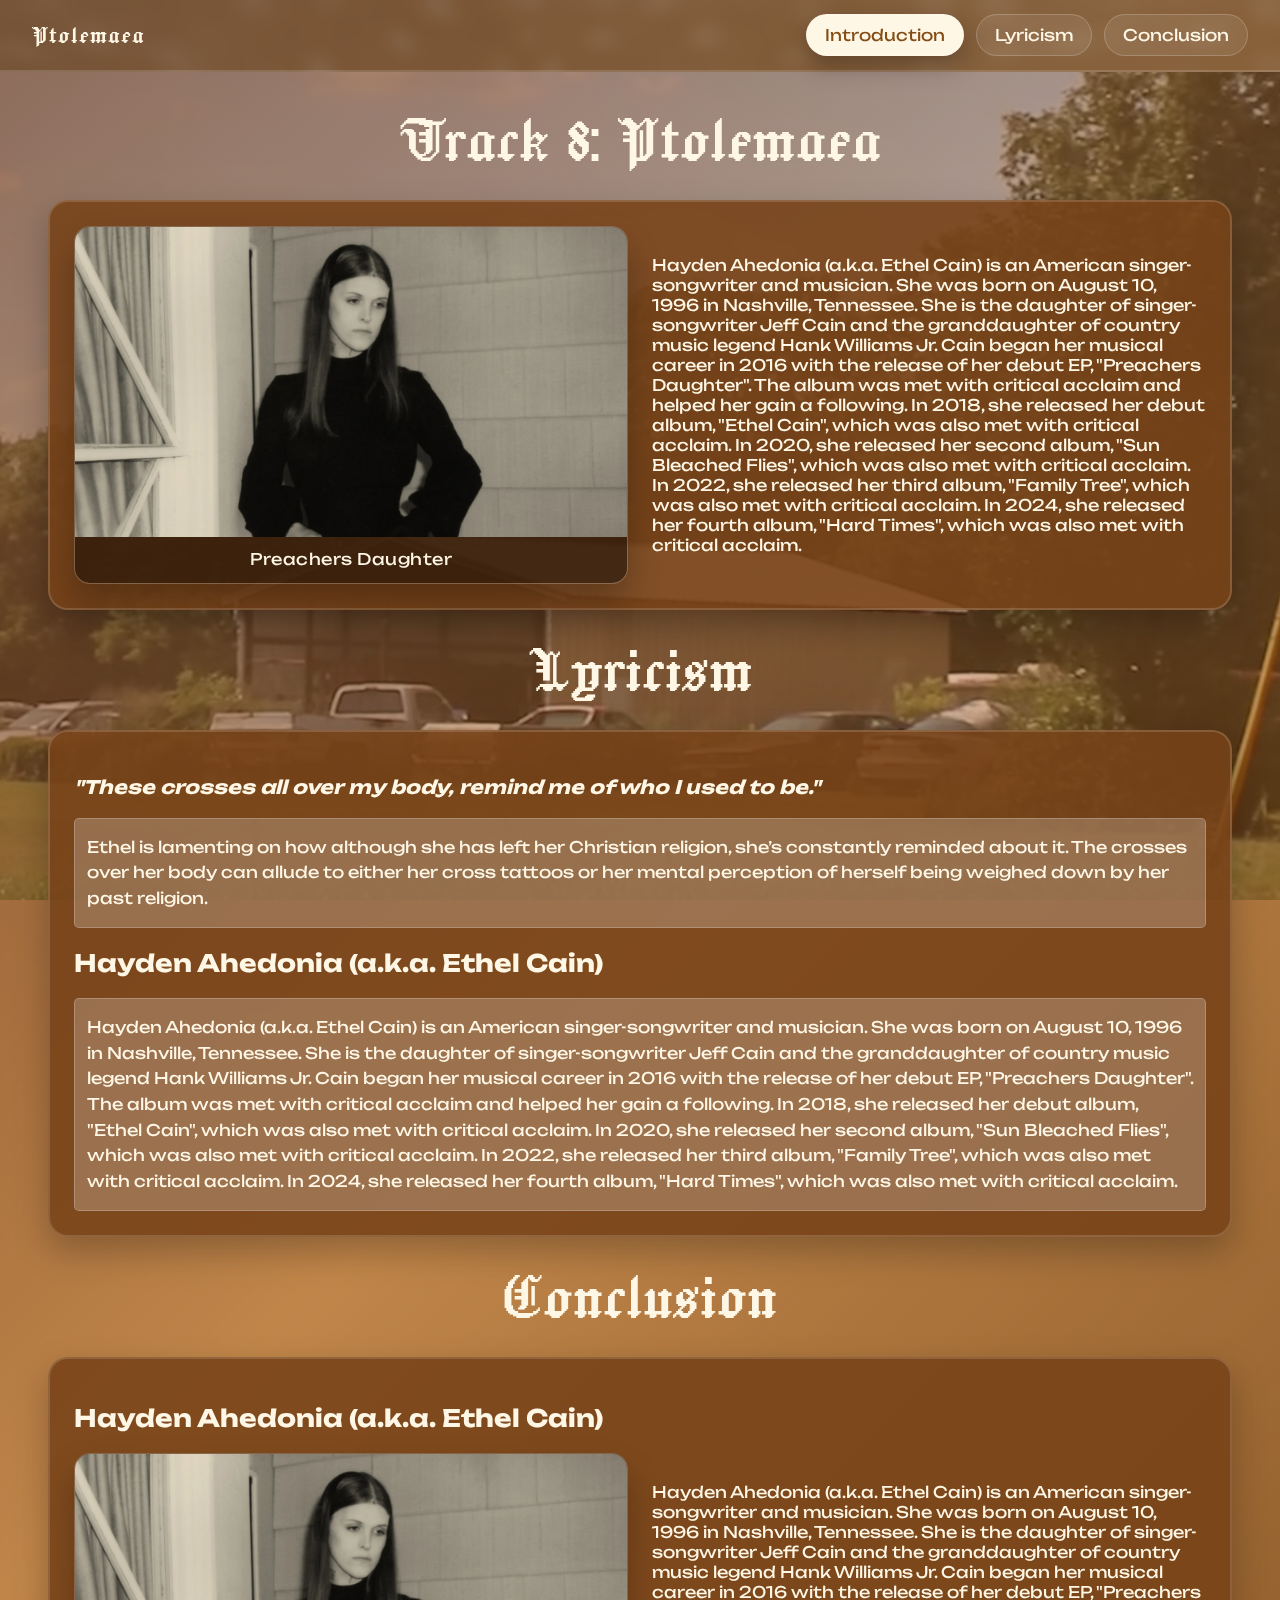
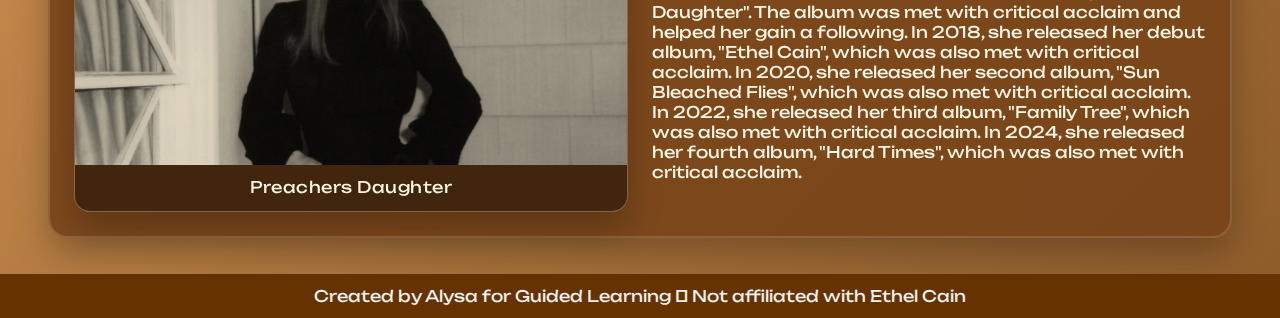
<file: ptolemaea.html>
<!DOCTYPE html>
<html lang="en">
    <head>
        <title>Ptolemaea | Preacher's Daughter</title>
        <link rel="stylesheet" href="./css/styles.css">
        
        <style>
            main {
                margin: 0;
                font-family: "Unbounded";
                position: relative;
                color: var(--cream);
                background: radial-gradient(circle at 20% 20%, rgba(255, 255, 255, 0.06) 0, transparent 35%),
                            radial-gradient(circle at 80% 10%, rgba(255, 255, 255, 0.05) 0, transparent 30%),
                            linear-gradient(135deg, rgba(120, 64, 25, 0.7) 0%, rgba(179, 107, 34, 0.4) 50%, rgba(132, 77, 22, 0.7) 100%),
                            url("../images/thoroughfare.png") center/cover no-repeat fixed;
            }

        </style>
    </head>
    <body class="body">
        <nav class="top-nav">
            <div onclick="navigate('index.html')" class="nav-brand">Ptolemaea</div>
            <div class="nav-links">
                <a class="active" href="#introduction">Introduction</a>
                <a href="#lyricism">Lyricism</a>
                <a href="#conclusion">Conclusion</a>
            </div>
        </nav>
            
        <main class="content">
            <h2 id="introduction" class="section-heading">Track 8: Ptolemaea</h2>
            <section class="section">
                    <div class="section-details">
                        <figure class="portrait-card">
                            <img src="./images/ethel-cain.png">
                            <figcaption>Preachers Daughter</figcaption>
                        </figure>
                        <p>
                            Hayden Ahedonia (a.k.a. Ethel Cain) is an American singer-songwriter and musician. She was born on August 10, 1996 in Nashville, Tennessee. She is the daughter of singer-songwriter Jeff Cain and the granddaughter of country music legend Hank Williams Jr. Cain began her musical career in 2016 with the release of her debut EP, "Preachers Daughter". The album was met with critical acclaim and helped her gain a following. In 2018, she released her debut album, "Ethel Cain", which was also met with critical acclaim. In 2020, she released her second album, "Sun Bleached Flies", which was also met with critical acclaim. In 2022, she released her third album, "Family Tree", which was also met with critical acclaim. In 2024, she released her fourth album, "Hard Times", which was also met with critical acclaim.
                        </p>
                    </div>
            </section>
            <!-- Lyricism -->
            <h2 id="lyricism" class="section-heading">Lyricism</h2>
            <section class="section">
                <div class="section-layout">
                    <h3><em>"These crosses all over my body, remind me of who I used to be."</em></h3>
                    <div class="lyrics">
                        <p>
                        	Ethel is lamenting on how although she has left her Christian religion, she’s constantly reminded about it. The crosses over her body can allude to either her cross tattoos or her mental perception of herself being weighed down by her past religion.
                        </p>
                    </div>
                <div class="section-layout">
                    <h2>Hayden Ahedonia (a.k.a. Ethel Cain)</h2>
                    <div class="lyrics">
                        <p>
                            Hayden Ahedonia (a.k.a. Ethel Cain) is an American singer-songwriter and musician. She was born on August 10, 1996 in Nashville, Tennessee. She is the daughter of singer-songwriter Jeff Cain and the granddaughter of country music legend Hank Williams Jr. Cain began her musical career in 2016 with the release of her debut EP, "Preachers Daughter". The album was met with critical acclaim and helped her gain a following. In 2018, she released her debut album, "Ethel Cain", which was also met with critical acclaim. In 2020, she released her second album, "Sun Bleached Flies", which was also met with critical acclaim. In 2022, she released her third album, "Family Tree", which was also met with critical acclaim. In 2024, she released her fourth album, "Hard Times", which was also met with critical acclaim.
                        </p>
                    </div>    
                </div>
            </section>

            <!-- Conclusion -->
            <h2 id="conclusion" class="section-heading">Conclusion</h2>
            <section class="section">
                <div class="section-layout">
                    <h2>Hayden Ahedonia (a.k.a. Ethel Cain)</h2>
                    <div class="section-details">
                        <figure class="portrait-card">
                            <img src="./images/ethel-cain.png">
                            <figcaption>Preachers Daughter</figcaption>
                        </figure>
                        <p>
                            Hayden Ahedonia (a.k.a. Ethel Cain) is an American singer-songwriter and musician. She was born on August 10, 1996 in Nashville, Tennessee. She is the daughter of singer-songwriter Jeff Cain and the granddaughter of country music legend Hank Williams Jr. Cain began her musical career in 2016 with the release of her debut EP, "Preachers Daughter". The album was met with critical acclaim and helped her gain a following. In 2018, she released her debut album, "Ethel Cain", which was also met with critical acclaim. In 2020, she released her second album, "Sun Bleached Flies", which was also met with critical acclaim. In 2022, she released her third album, "Family Tree", which was also met with critical acclaim. In 2024, she released her fourth album, "Hard Times", which was also met with critical acclaim.
                        </p>
                    </div>
                </div>
            </section>
        </main>
    </body>
    <footer>
        <p>Created by Alysa for Guided Learning 𖦹 Not affiliated with Ethel Cain</p>
    </footer>
    <script src="./js/navigation.js"></script>
</html>
</file>
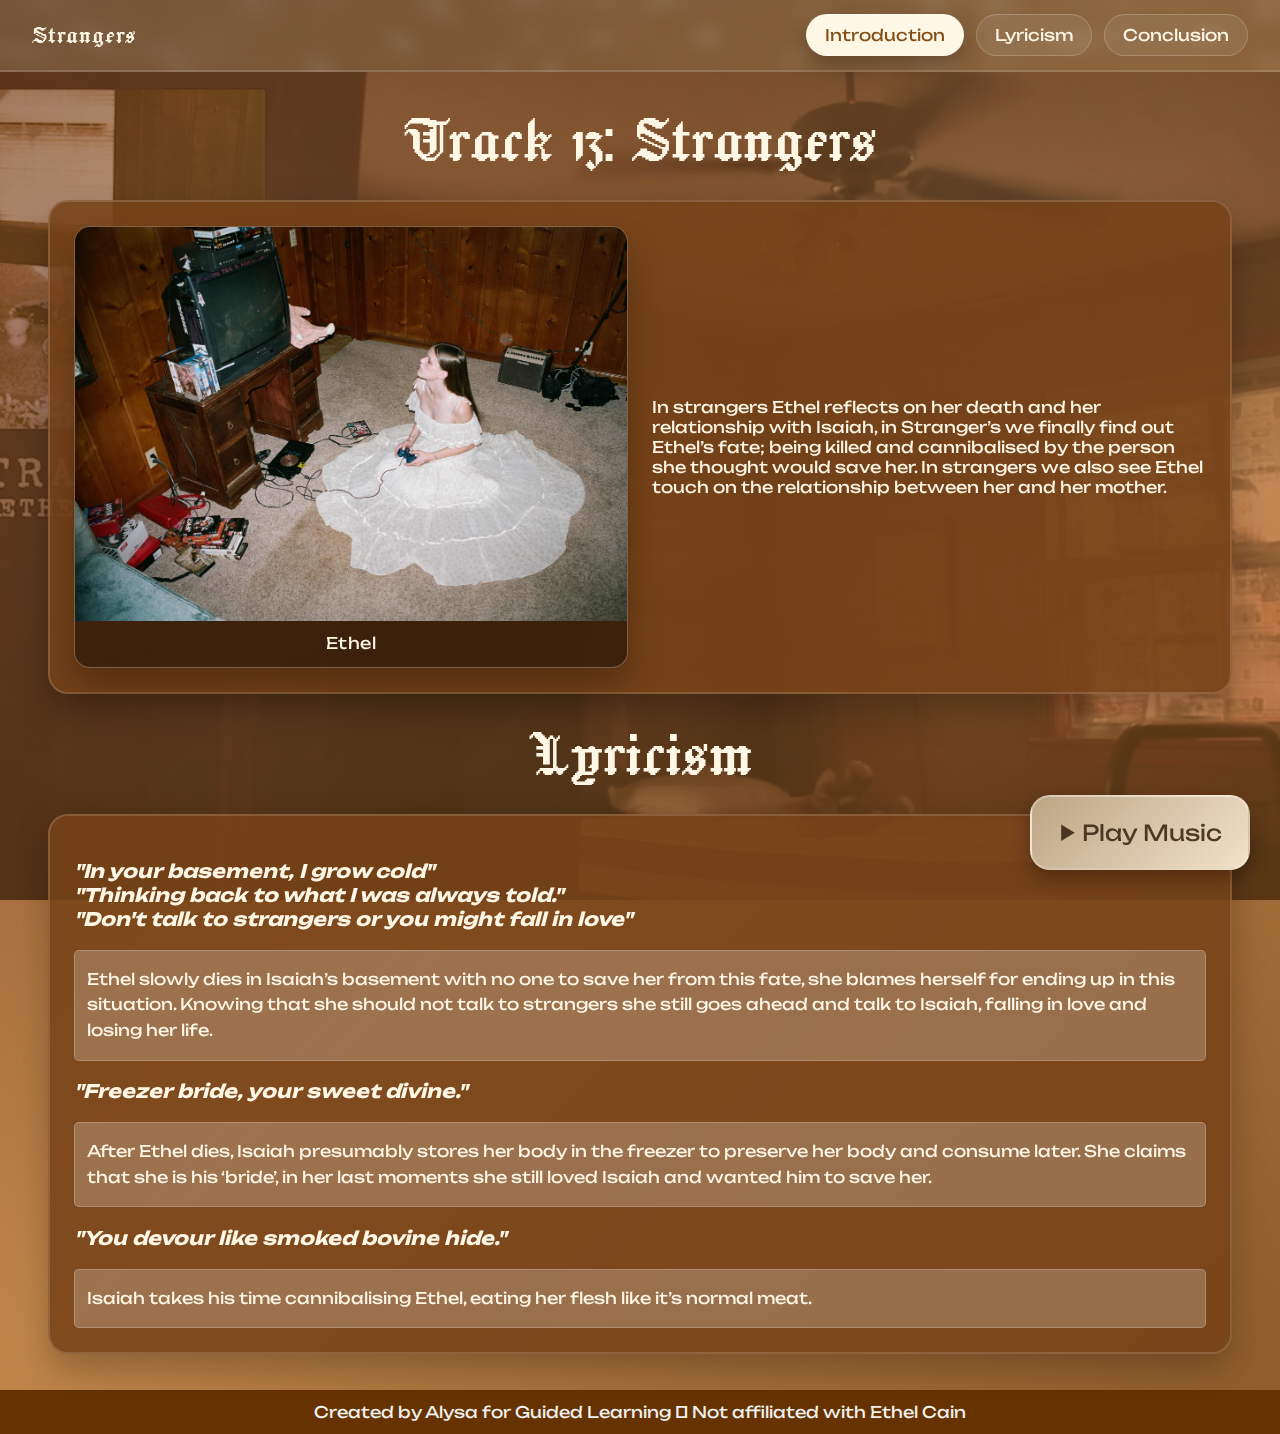
<file: strangers.html>
<!DOCTYPE html>
<html lang="en">
    <head>
        <title>Strangers | Preacher's Daughter</title>
        <link rel="stylesheet" href="./css/styles.css">
        
        <style>
            .content {
                margin: 0;
                font-family: "Unbounded";
                position: relative;
                color: var(--cream);
                background: radial-gradient(circle at 20% 20%, rgba(255, 255, 255, 0.06) 0, transparent 35%),
                            radial-gradient(circle at 80% 10%, rgba(255, 255, 255, 0.05) 0, transparent 30%),
                            linear-gradient(135deg, rgba(120, 64, 25, 0.7) 0%, rgba(179, 107, 34, 0.4) 50%, rgba(132, 77, 22, 0.7) 100%),
                            url("images/strang-bg.png") center/cover no-repeat fixed;
            }

        </style>
    </head>
    <body class="body">
        <nav class="top-nav">
            <div onclick="navigate('homepage.html')" class="nav-brand">Strangers</div>

            <div class="nav-links">
                <a class="active" href="#introduction">Introduction</a>
                <a href="#lyricism">Lyricism</a>
                <a href="#conclusion">Conclusion</a>
            </div>
        </nav>
            
        <main class="content">
            <button id="playMusic" class="music-button"></button>
            <audio id="bgMusic" loop>
                <source src="https://github.com/lyslys2x/Guided-Learning-Website/releases/download/song-ec/Strangers.mp3"  type="audio/mpeg">
            </audio>
            <h2 id="introduction" class="section-heading">Track 13: Strangers</h2>
            <section class="section">
                    <div class="section-details">
                        <figure class="portrait-card">
                            <img src="images/ethel2.jpg">
                            <figcaption>Ethel</figcaption>
                        </figure>
                        <p>In strangers Ethel reflects on her death and her relationship with Isaiah, in Stranger’s we finally find out Ethel’s fate; being killed and cannibalised by the person she thought would save her. In strangers we also see Ethel touch on the relationship between her and her mother.
                        </p>
                    </div>
            </section>
            <!-- Lyricism -->
            <h2 id="lyricism" class="section-heading">Lyricism</h2>
            <section class="section">
                <div class="section-layout">
                    <h3><em>"In your basement, I grow cold"<br>"Thinking back to what I was always told."
                    <br>"Don't talk to strangers or you might fall in love"</em></h3>
                    <div class="lyrics">
                        <p>Ethel slowly dies in Isaiah’s basement with no one to save her from this fate, she blames herself for ending up in this situation. Knowing that she should not talk to strangers she still goes ahead and talk to Isaiah, falling in love and losing her life.
                        </p>
                    </div>
                </div>
                <div class="section-layout">
                    <h3><em>"Freezer bride, your sweet divine."</em></h3>
                    <div class="lyrics">
                        <p>After Ethel dies, Isaiah presumably stores her body in the freezer to preserve her body and consume later. She claims that she is his ‘bride’, in her last moments she still loved Isaiah and wanted him to save her.
                        </p>
                    </div>
                </div>
                <div class="section-layout">
                    <h3><em>"You devour like smoked bovine hide."</em></h3>
                    <div class="lyrics">
                        <p>Isaiah takes his time cannibalising Ethel, eating her flesh like it’s normal meat.
                        </p>
                    </div>
                </div>
            </section>

        </main>
    </body>
    <footer>
        <p>Created by Alysa for Guided Learning 𖦹 Not affiliated with Ethel Cain</p>
    </footer>
    <script src="./js/navigation.js"></script>
    <script src="./js/play-song.js"></script>
</html>
</file>
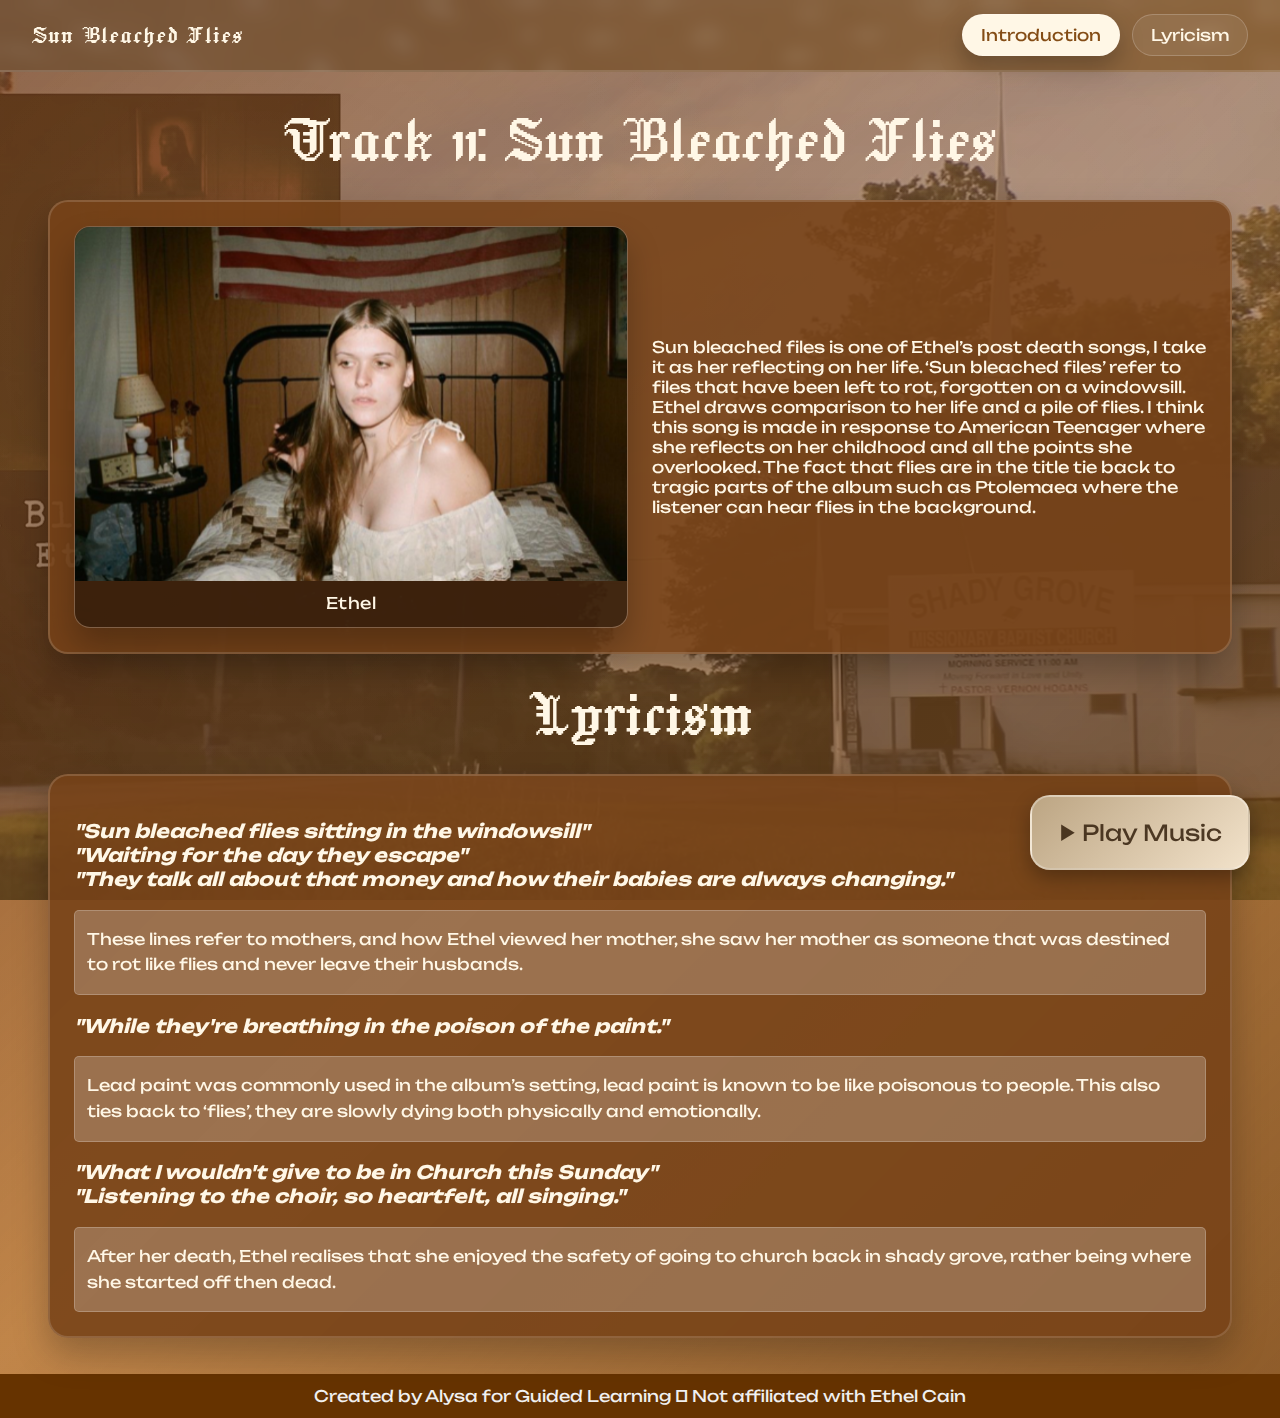
<file: sun-bleached-flies.html>
<!DOCTYPE html>
<html lang="en">
    <head>
        <title>Sun Bleached Flies | Preacher's Daughter</title>
        <link rel="stylesheet" href="./css/styles.css">
        
        <style>
            .content {
                margin: 0;
                font-family: "Unbounded";
                position: relative;
                color: var(--cream);
                background: radial-gradient(circle at 20% 20%, rgba(255, 255, 255, 0.06) 0, transparent 35%),
                            radial-gradient(circle at 80% 10%, rgba(255, 255, 255, 0.05) 0, transparent 30%),
                            linear-gradient(135deg, rgba(120, 64, 25, 0.7) 0%, rgba(179, 107, 34, 0.4) 50%, rgba(132, 77, 22, 0.7) 100%),
                            url("images/sbf-bg.png") center/cover no-repeat fixed;
            }

        </style>
    </head>
    <body class="body">
        <nav class="top-nav">
            <div onclick="navigate('homepage.html')" class="nav-brand">Sun Bleached Flies</div>
            <div class="nav-links">
                <a class="active" href="#introduction">Introduction</a>
                <a href="#lyricism">Lyricism</a>
            </div>
        </nav>
            
        <main class="content">
            <button id="playMusic" class="music-button"></button>
            <audio id="bgMusic" loop>
                <source src="https://github.com/lyslys2x/Guided-Learning-Website/releases/download/song-ec/Sun.Bleached.Flies.mp3"  type="audio/mpeg">
            </audio>
            <h2 id="introduction" class="section-heading">Track 11: Sun Bleached Flies</h2>
            <section class="section">
                    <div class="section-details">
                        <figure class="portrait-card">
                            <img src="images/ethel4.png">
                            <figcaption>Ethel</figcaption>
                        </figure>
                        <p>Sun bleached files is one of Ethel’s post death songs, I take it as her reflecting on her life. ‘Sun bleached files’ refer to files that have been left to rot, forgotten on a windowsill. Ethel draws comparison to her life and a pile of flies. I think this song is made in response to American Teenager where she reflects on her childhood and all the points she overlooked. The fact that flies are in the title tie back to tragic parts of the album such as Ptolemaea where the listener can hear flies in the background.
                        </p>
                    </div>
            </section>
            <!-- Lyricism -->
            <h2 id="lyricism" class="section-heading">Lyricism</h2>
            <section class="section">
                <div class="section-layout">
                    <h3><em>"Sun bleached flies sitting in the windowsill"<br>"Waiting for the day they escape"<br>
                    "They talk all about that money and how their babies are always changing."</em></h3>
                    <div class="lyrics">
                        <p>These lines refer to mothers, and how Ethel viewed her mother, she saw her mother as someone that was destined to rot like flies and never leave their husbands.
                        </p>
                    </div>
                </div>
                <div class="section-layout">
                    <h3><em>"While they're breathing in the poison of the paint."</em></h3>
                    <div class="lyrics">
                        <p>Lead paint was commonly used in the album’s setting, lead paint is known to be like poisonous to people. This also ties back to ‘flies’, they are slowly dying both physically and emotionally. 
                        </p>
                    </div>
                </div>
                <div class="section-layout">
                    <h3><em>"What I wouldn't give to be in Church this Sunday"<br>"Listening to the choir, so heartfelt, all singing."</em></h3>
                    <div class="lyrics">
                        <p>After her death, Ethel realises that she enjoyed the safety of going to church back in shady grove, rather being where she started off then dead.
                        </p>
                    </div>
                </div>
            </section>
        </main>
    </body>
    <footer>
        <p>Created by Alysa for Guided Learning 𖦹 Not affiliated with Ethel Cain</p>
    </footer>
    <script src="./js/navigation.js"></script>
    <script src="./js/play-song.js"></script>
</html>
</file>
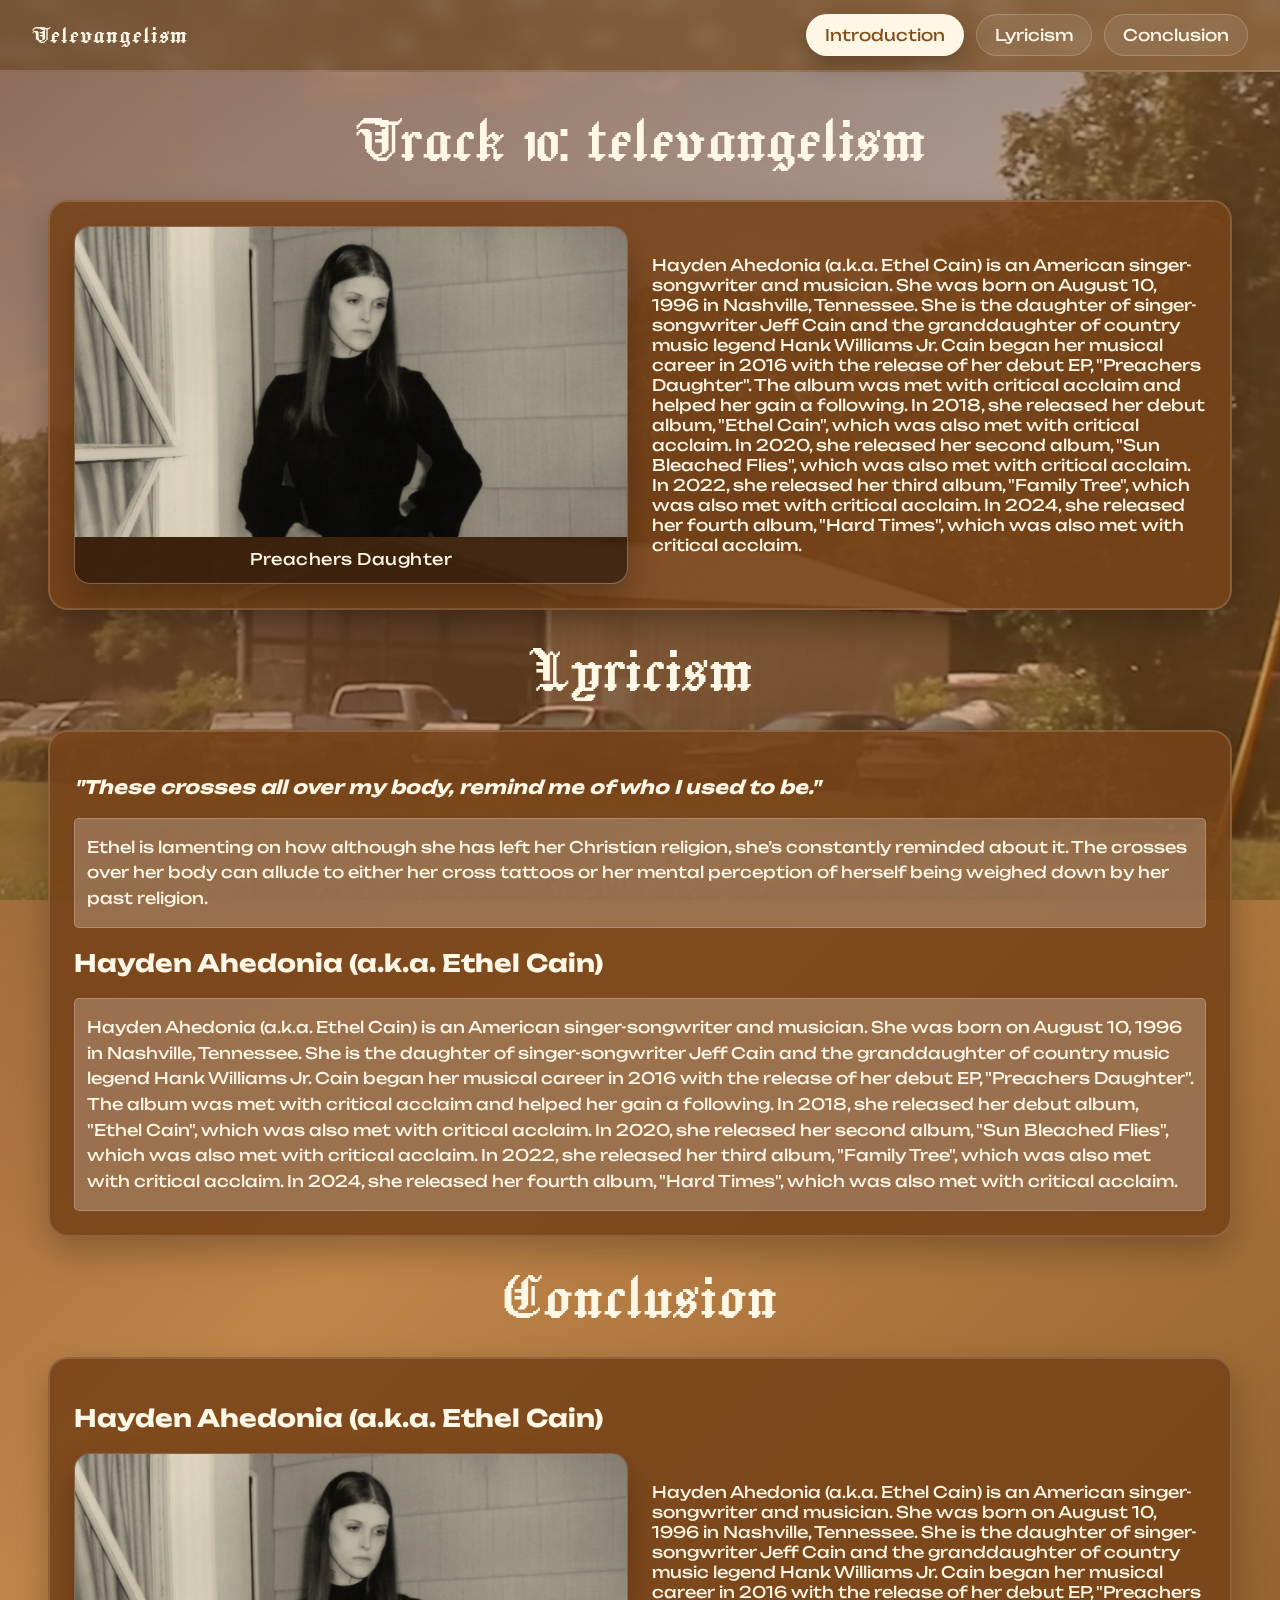
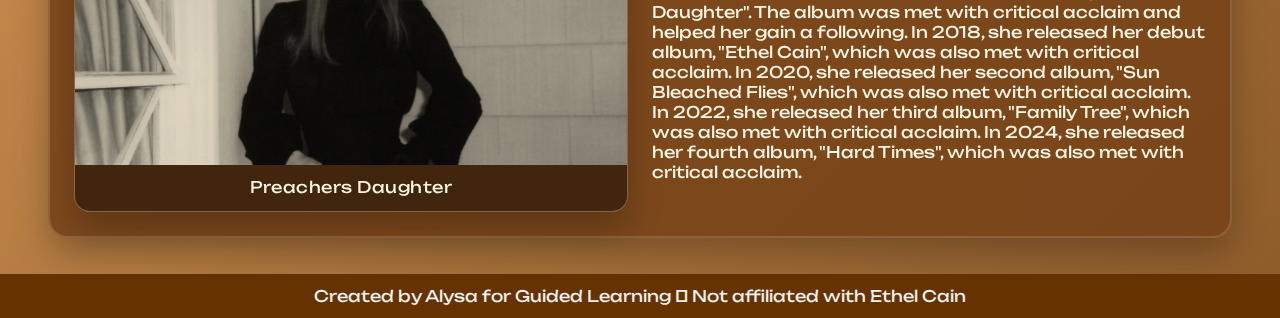
<file: televangelism.html>
<!DOCTYPE html>
<html lang="en">
    <head>
        <title>Televangelism | Preacher's Daughter</title>
        <link rel="stylesheet" href="./css/styles.css">
        
        <style>
            main {
                margin: 0;
                font-family: "Unbounded";
                position: relative;
                color: var(--cream);
                background: radial-gradient(circle at 20% 20%, rgba(255, 255, 255, 0.06) 0, transparent 35%),
                            radial-gradient(circle at 80% 10%, rgba(255, 255, 255, 0.05) 0, transparent 30%),
                            linear-gradient(135deg, rgba(120, 64, 25, 0.7) 0%, rgba(179, 107, 34, 0.4) 50%, rgba(132, 77, 22, 0.7) 100%),
                            url("../images/thoroughfare.png") center/cover no-repeat fixed;
            }

        </style>
    </head>
    <body class="body">
        <nav class="top-nav">
            <div onclick="navigate('index.html')" class="nav-brand">Televangelism</div>
            <div class="nav-links">
                <a class="active" href="#introduction">Introduction</a>
                <a href="#lyricism">Lyricism</a>
                <a href="#conclusion">Conclusion</a>
            </div>
        </nav>
            
        <main class="content">
            <h2 id="introduction" class="section-heading">Track 10: televangelism</h2>
            <section class="section">
                    <div class="section-details">
                        <figure class="portrait-card">
                            <img src="./images/ethel-cain.png">
                            <figcaption>Preachers Daughter</figcaption>
                        </figure>
                        <p>
                            Hayden Ahedonia (a.k.a. Ethel Cain) is an American singer-songwriter and musician. She was born on August 10, 1996 in Nashville, Tennessee. She is the daughter of singer-songwriter Jeff Cain and the granddaughter of country music legend Hank Williams Jr. Cain began her musical career in 2016 with the release of her debut EP, "Preachers Daughter". The album was met with critical acclaim and helped her gain a following. In 2018, she released her debut album, "Ethel Cain", which was also met with critical acclaim. In 2020, she released her second album, "Sun Bleached Flies", which was also met with critical acclaim. In 2022, she released her third album, "Family Tree", which was also met with critical acclaim. In 2024, she released her fourth album, "Hard Times", which was also met with critical acclaim.
                        </p>
                    </div>
            </section>
            <!-- Lyricism -->
            <h2 id="lyricism" class="section-heading">Lyricism</h2>
            <section class="section">
                <div class="section-layout">
                    <h3><em>"These crosses all over my body, remind me of who I used to be."</em></h3>
                    <div class="lyrics">
                        <p>
                        	Ethel is lamenting on how although she has left her Christian religion, she’s constantly reminded about it. The crosses over her body can allude to either her cross tattoos or her mental perception of herself being weighed down by her past religion.
                        </p>
                    </div>
                <div class="section-layout">
                    <h2>Hayden Ahedonia (a.k.a. Ethel Cain)</h2>
                    <div class="lyrics">
                        <p>
                            Hayden Ahedonia (a.k.a. Ethel Cain) is an American singer-songwriter and musician. She was born on August 10, 1996 in Nashville, Tennessee. She is the daughter of singer-songwriter Jeff Cain and the granddaughter of country music legend Hank Williams Jr. Cain began her musical career in 2016 with the release of her debut EP, "Preachers Daughter". The album was met with critical acclaim and helped her gain a following. In 2018, she released her debut album, "Ethel Cain", which was also met with critical acclaim. In 2020, she released her second album, "Sun Bleached Flies", which was also met with critical acclaim. In 2022, she released her third album, "Family Tree", which was also met with critical acclaim. In 2024, she released her fourth album, "Hard Times", which was also met with critical acclaim.
                        </p>
                    </div>    
                </div>
            </section>

            <!-- Conclusion -->
            <h2 id="conclusion" class="section-heading">Conclusion</h2>
            <section class="section">
                <div class="section-layout">
                    <h2>Hayden Ahedonia (a.k.a. Ethel Cain)</h2>
                    <div class="section-details">
                        <figure class="portrait-card">
                            <img src="./images/ethel-cain.png">
                            <figcaption>Preachers Daughter</figcaption>
                        </figure>
                        <p>
                            Hayden Ahedonia (a.k.a. Ethel Cain) is an American singer-songwriter and musician. She was born on August 10, 1996 in Nashville, Tennessee. She is the daughter of singer-songwriter Jeff Cain and the granddaughter of country music legend Hank Williams Jr. Cain began her musical career in 2016 with the release of her debut EP, "Preachers Daughter". The album was met with critical acclaim and helped her gain a following. In 2018, she released her debut album, "Ethel Cain", which was also met with critical acclaim. In 2020, she released her second album, "Sun Bleached Flies", which was also met with critical acclaim. In 2022, she released her third album, "Family Tree", which was also met with critical acclaim. In 2024, she released her fourth album, "Hard Times", which was also met with critical acclaim.
                        </p>
                    </div>
                </div>
            </section>
        </main>
    </body>
    <footer>
        <p>Created by Alysa for Guided Learning 𖦹 Not affiliated with Ethel Cain</p>
    </footer>
    <script src="./js/navigation.js"></script>
</html>
</file>
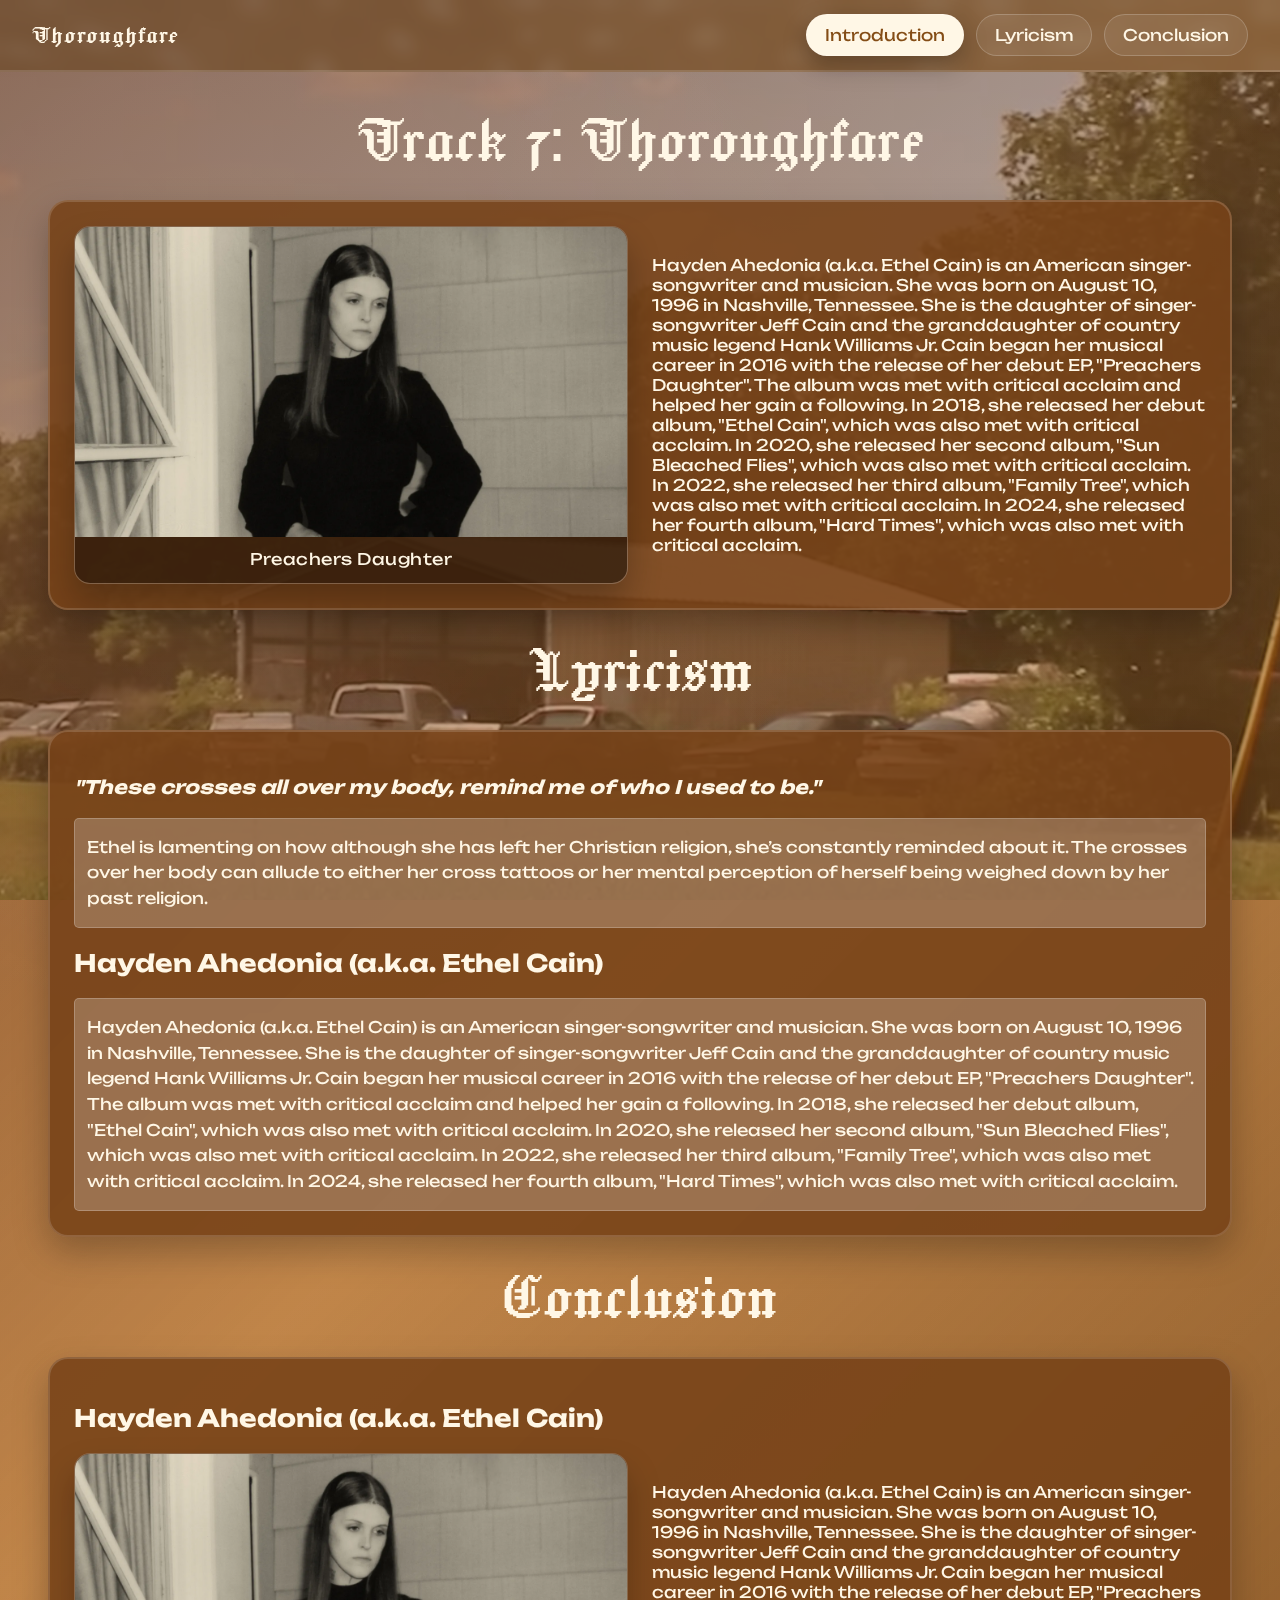
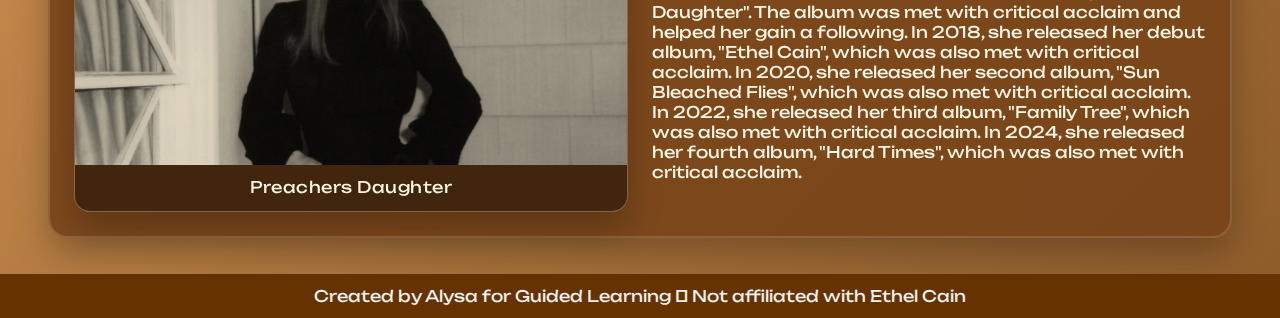
<file: thoroughfare.html>
<!DOCTYPE html>
<html lang="en">
    <head>
        <title>Thoroughfare | Preacher's Daughter</title>
        <link rel="stylesheet" href="./css/styles.css">
        
        <style>
            main {
                margin: 0;
                font-family: "Unbounded";
                position: relative;
                color: var(--cream);
                background: radial-gradient(circle at 20% 20%, rgba(255, 255, 255, 0.06) 0, transparent 35%),
                            radial-gradient(circle at 80% 10%, rgba(255, 255, 255, 0.05) 0, transparent 30%),
                            linear-gradient(135deg, rgba(120, 64, 25, 0.7) 0%, rgba(179, 107, 34, 0.4) 50%, rgba(132, 77, 22, 0.7) 100%),
                            url("images/thoroughfare.png") center/cover no-repeat fixed;
            }

        </style>
    </head>
    <body class="body">
        <nav class="top-nav">
            <div onclick="navigate('index.html')" class="nav-brand">Thoroughfare</div>
            <div class="nav-links">
                <a class="active" href="#introduction">Introduction</a>
                <a href="#lyricism">Lyricism</a>
                <a href="#conclusion">Conclusion</a>
            </div>
        </nav>
            
        <main class="content">
            <h2 id="introduction" class="section-heading">Track 7: Thoroughfare</h2>
            <section class="section">
                    <div class="section-details">
                        <figure class="portrait-card">
                            <img src="images/ethel-cain.png">
                            <figcaption>Preachers Daughter</figcaption>
                        </figure>
                        <p>
                            Hayden Ahedonia (a.k.a. Ethel Cain) is an American singer-songwriter and musician. She was born on August 10, 1996 in Nashville, Tennessee. She is the daughter of singer-songwriter Jeff Cain and the granddaughter of country music legend Hank Williams Jr. Cain began her musical career in 2016 with the release of her debut EP, "Preachers Daughter". The album was met with critical acclaim and helped her gain a following. In 2018, she released her debut album, "Ethel Cain", which was also met with critical acclaim. In 2020, she released her second album, "Sun Bleached Flies", which was also met with critical acclaim. In 2022, she released her third album, "Family Tree", which was also met with critical acclaim. In 2024, she released her fourth album, "Hard Times", which was also met with critical acclaim.
                        </p>
                    </div>
            </section>
            <!-- Lyricism -->
            <h2 id="lyricism" class="section-heading">Lyricism</h2>
            <section class="section">
                <div class="section-layout">
                    <h3><em>"These crosses all over my body, remind me of who I used to be."</em></h3>
                    <div class="lyrics">
                        <p>
                        	Ethel is lamenting on how although she has left her Christian religion, she’s constantly reminded about it. The crosses over her body can allude to either her cross tattoos or her mental perception of herself being weighed down by her past religion.
                        </p>
                    </div>
                <div class="section-layout">
                    <h2>Hayden Ahedonia (a.k.a. Ethel Cain)</h2>
                    <div class="lyrics">
                        <p>
                            Hayden Ahedonia (a.k.a. Ethel Cain) is an American singer-songwriter and musician. She was born on August 10, 1996 in Nashville, Tennessee. She is the daughter of singer-songwriter Jeff Cain and the granddaughter of country music legend Hank Williams Jr. Cain began her musical career in 2016 with the release of her debut EP, "Preachers Daughter". The album was met with critical acclaim and helped her gain a following. In 2018, she released her debut album, "Ethel Cain", which was also met with critical acclaim. In 2020, she released her second album, "Sun Bleached Flies", which was also met with critical acclaim. In 2022, she released her third album, "Family Tree", which was also met with critical acclaim. In 2024, she released her fourth album, "Hard Times", which was also met with critical acclaim.
                        </p>
                    </div>    
                </div>
            </section>

            <!-- Conclusion -->
            <h2 id="conclusion" class="section-heading">Conclusion</h2>
            <section class="section">
                <div class="section-layout">
                    <h2>Hayden Ahedonia (a.k.a. Ethel Cain)</h2>
                    <div class="section-details">
                        <figure class="portrait-card">
                            <img src="images/ethel-cain.png">
                            <figcaption>Preachers Daughter</figcaption>
                        </figure>
                        <p>
                            Hayden Ahedonia (a.k.a. Ethel Cain) is an American singer-songwriter and musician. She was born on August 10, 1996 in Nashville, Tennessee. She is the daughter of singer-songwriter Jeff Cain and the granddaughter of country music legend Hank Williams Jr. Cain began her musical career in 2016 with the release of her debut EP, "Preachers Daughter". The album was met with critical acclaim and helped her gain a following. In 2018, she released her debut album, "Ethel Cain", which was also met with critical acclaim. In 2020, she released her second album, "Sun Bleached Flies", which was also met with critical acclaim. In 2022, she released her third album, "Family Tree", which was also met with critical acclaim. In 2024, she released her fourth album, "Hard Times", which was also met with critical acclaim.
                        </p>
                    </div>
                </div>
            </section>
        </main>
    </body>
    <footer>
        <p>Created by Alysa for Guided Learning 𖦹 Not affiliated with Ethel Cain</p>
    </footer>
    <script src="./js/navigation.js"></script>
</html>
</file>
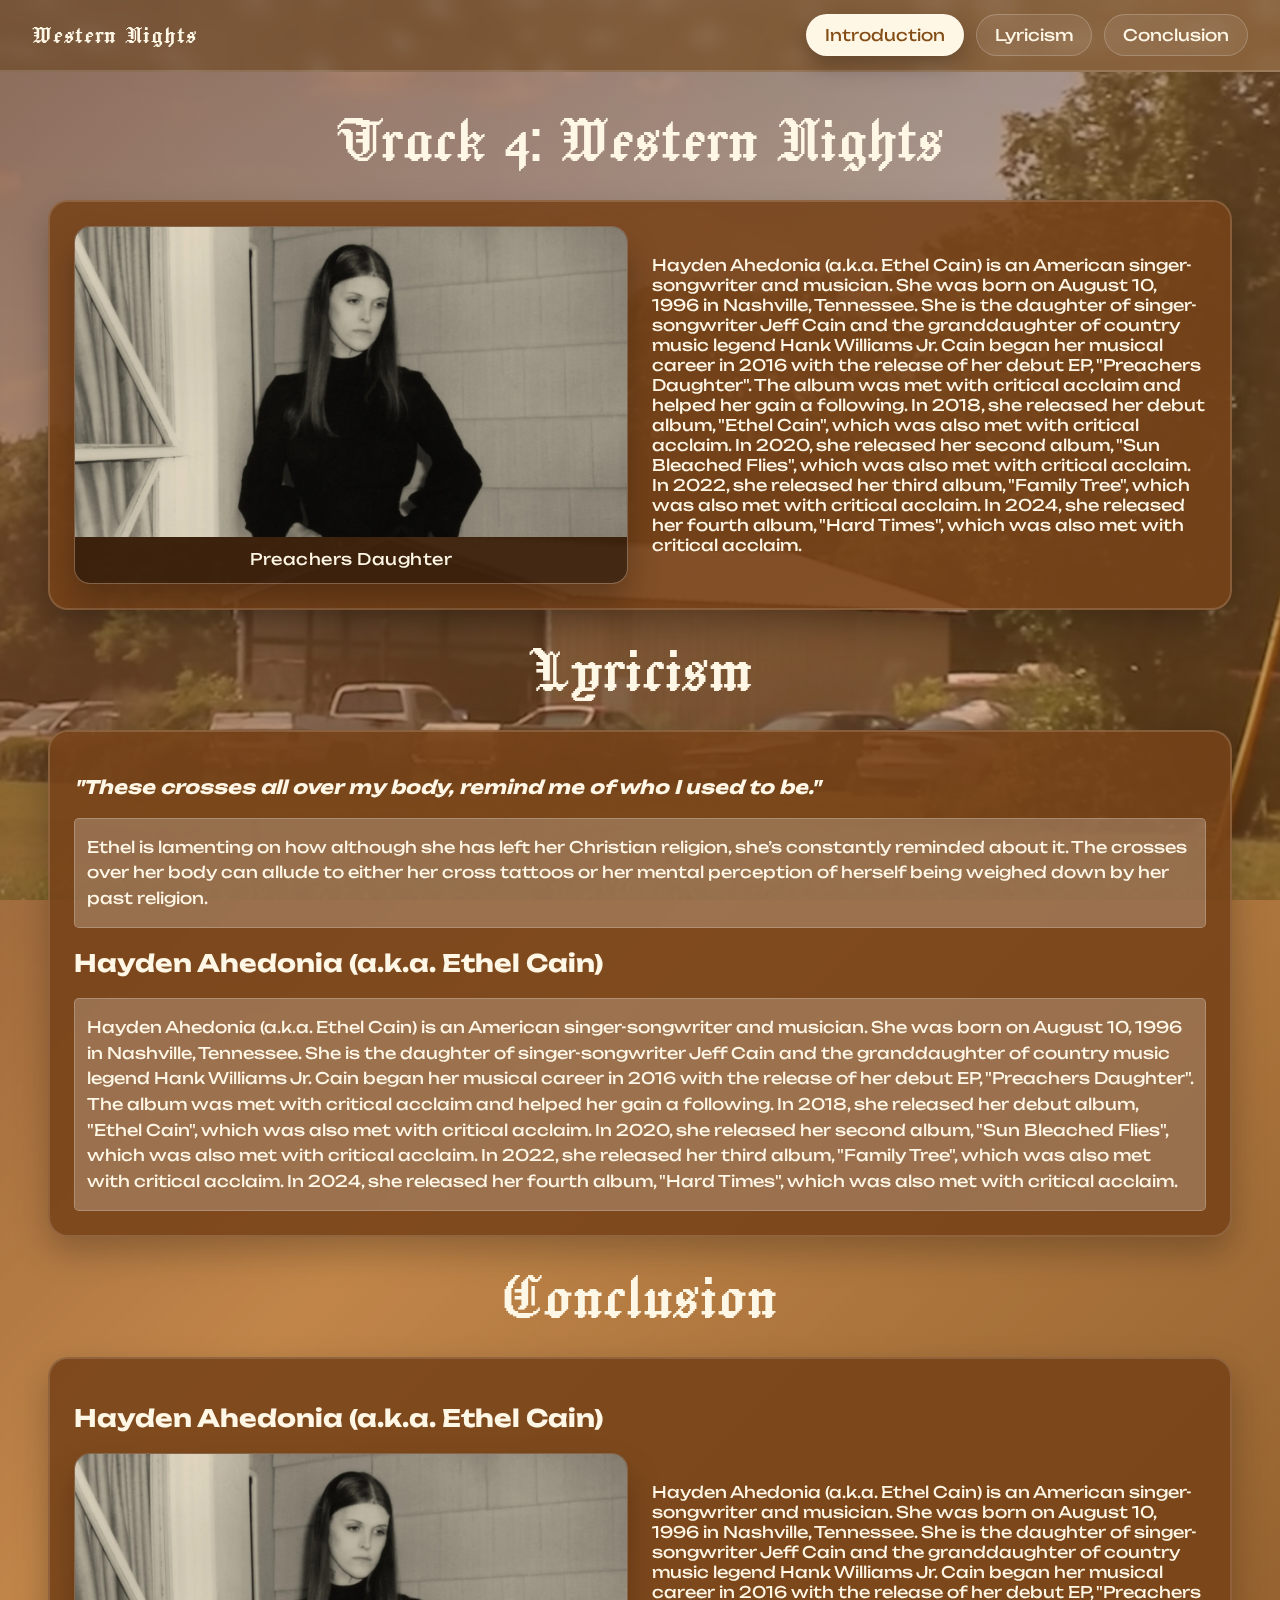
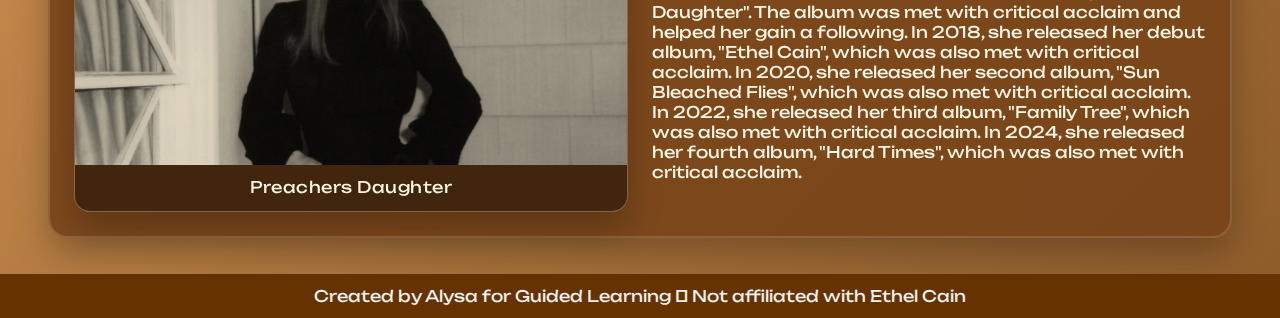
<file: western-nights.html>
<!DOCTYPE html>
<html lang="en">
    <head>
        <title>Western Nights | Preacher's Daughter</title>
        <link rel="stylesheet" href="./css/styles.css">
        
        <style>
            main {
                margin: 0;
                font-family: "Unbounded";
                position: relative;
                color: var(--cream);
                background: radial-gradient(circle at 20% 20%, rgba(255, 255, 255, 0.06) 0, transparent 35%),
                            radial-gradient(circle at 80% 10%, rgba(255, 255, 255, 0.05) 0, transparent 30%),
                            linear-gradient(135deg, rgba(120, 64, 25, 0.7) 0%, rgba(179, 107, 34, 0.4) 50%, rgba(132, 77, 22, 0.7) 100%),
                            url("../images/thoroughfare.png") center/cover no-repeat fixed;
            }

        </style>
    </head>
    <body class="body">
        <nav class="top-nav">
            <div onclick="navigate('index.html')" class="nav-brand">Western Nights</div>
            <div class="nav-links">
                <a class="active" href="#introduction">Introduction</a>
                <a href="#lyricism">Lyricism</a>
                <a href="#conclusion">Conclusion</a>
            </div>
        </nav>
            
        <main class="content">
            <h2 id="introduction" class="section-heading">Track 4: Western Nights</h2>
            <section class="section">
                    <div class="section-details">
                        <figure class="portrait-card">
                            <img src="./images/ethel-cain.png">
                            <figcaption>Preachers Daughter</figcaption>
                        </figure>
                        <p>
                            Hayden Ahedonia (a.k.a. Ethel Cain) is an American singer-songwriter and musician. She was born on August 10, 1996 in Nashville, Tennessee. She is the daughter of singer-songwriter Jeff Cain and the granddaughter of country music legend Hank Williams Jr. Cain began her musical career in 2016 with the release of her debut EP, "Preachers Daughter". The album was met with critical acclaim and helped her gain a following. In 2018, she released her debut album, "Ethel Cain", which was also met with critical acclaim. In 2020, she released her second album, "Sun Bleached Flies", which was also met with critical acclaim. In 2022, she released her third album, "Family Tree", which was also met with critical acclaim. In 2024, she released her fourth album, "Hard Times", which was also met with critical acclaim.
                        </p>
                    </div>
            </section>
            <!-- Lyricism -->
            <h2 id="lyricism" class="section-heading">Lyricism</h2>
            <section class="section">
                <div class="section-layout">
                    <h3><em>"These crosses all over my body, remind me of who I used to be."</em></h3>
                    <div class="lyrics">
                        <p>
                        	Ethel is lamenting on how although she has left her Christian religion, she’s constantly reminded about it. The crosses over her body can allude to either her cross tattoos or her mental perception of herself being weighed down by her past religion.
                        </p>
                    </div>
                <div class="section-layout">
                    <h2>Hayden Ahedonia (a.k.a. Ethel Cain)</h2>
                    <div class="lyrics">
                        <p>
                            Hayden Ahedonia (a.k.a. Ethel Cain) is an American singer-songwriter and musician. She was born on August 10, 1996 in Nashville, Tennessee. She is the daughter of singer-songwriter Jeff Cain and the granddaughter of country music legend Hank Williams Jr. Cain began her musical career in 2016 with the release of her debut EP, "Preachers Daughter". The album was met with critical acclaim and helped her gain a following. In 2018, she released her debut album, "Ethel Cain", which was also met with critical acclaim. In 2020, she released her second album, "Sun Bleached Flies", which was also met with critical acclaim. In 2022, she released her third album, "Family Tree", which was also met with critical acclaim. In 2024, she released her fourth album, "Hard Times", which was also met with critical acclaim.
                        </p>
                    </div>    
                </div>
            </section>

            <!-- Conclusion -->
            <h2 id="conclusion" class="section-heading">Conclusion</h2>
            <section class="section">
                <div class="section-layout">
                    <h2>Hayden Ahedonia (a.k.a. Ethel Cain)</h2>
                    <div class="section-details">
                        <figure class="portrait-card">
                            <img src="./images/ethel-cain.png">
                            <figcaption>Preachers Daughter</figcaption>
                        </figure>
                        <p>
                            Hayden Ahedonia (a.k.a. Ethel Cain) is an American singer-songwriter and musician. She was born on August 10, 1996 in Nashville, Tennessee. She is the daughter of singer-songwriter Jeff Cain and the granddaughter of country music legend Hank Williams Jr. Cain began her musical career in 2016 with the release of her debut EP, "Preachers Daughter". The album was met with critical acclaim and helped her gain a following. In 2018, she released her debut album, "Ethel Cain", which was also met with critical acclaim. In 2020, she released her second album, "Sun Bleached Flies", which was also met with critical acclaim. In 2022, she released her third album, "Family Tree", which was also met with critical acclaim. In 2024, she released her fourth album, "Hard Times", which was also met with critical acclaim.
                        </p>
                    </div>
                </div>
            </section>
        </main>
    </body>
    <footer>
        <p>Created by Alysa for Guided Learning 𖦹 Not affiliated with Ethel Cain</p>
    </footer>
    <script src="./js/navigation.js"></script>
</html>
</file>
<file: css/index.css>
@font-face {
    font-family: 'Jacquard 24';
    src: url('../fonts/Jacquard_24/Jacquard24-Regular.ttf') format('truetype');
    font-weight: 100 900;
    font-style: normal;
}

@font-face {
    font-family: 'Unbounded';
    src: url('../fonts/Unbounded/Unbounded-VariableFont_wght.ttf') format('truetype');
    font-weight: 100 900;
    font-style: normal;
}

h1{
    font-family: "Jacquard 24";
    text-align: center;
    color:wheat;
    font-size: 600%;
}

.bounding-box {
    display: grid;
    grid-template-columns: 1.2fr 1fr; 
    align-items: center; 
    gap: 50px;           
}

.buttons {
    display: flex;
    flex-direction: column;
    gap: 15px;
}

.homepage-button{
    height: 75px;
    width: 500px;
    display: flex;
    justify-content: center; /* horizontal */
    align-items: center; /* vertical */
    border-radius: 200px;
    background: linear-gradient(135deg, #bca583 0%, #f2e2ca 100%);
    color:rgba(60, 40, 20, 0.9);
    font-size: 28px;
    transition: transform 0.2s ease;
}

.homepage-button:hover{
    transform : scale(1.01);
    color: #FFFFF5;
    cursor: pointer;
}

.vinyl-homepage-vid{
    margin: 0 0 40px 160px;
    width: 70%;
    height: 60vh;
    object-fit: cover;
    border-radius: 5px;
}

footer{
    background-color: transparent;
    padding: 0;
}
</file>
<file: css/styles.css>
/* Used for consistent layouts and styling */
@font-face {
    font-family: 'Jacquard 24';
    src: url('../fonts/Jacquard_24/Jacquard24-Regular.ttf') format('truetype');
    font-weight: 100 900;
    font-style: normal;
}

@font-face {
    font-family: 'Unbounded';
    src: url('../fonts/Unbounded/Unbounded-VariableFont_wght.ttf') format('truetype');
    font-weight: 100 900;
    font-style: normal;
}

body {
    margin: 0;
    font-family: "Unbounded";
    position: relative;
    color: var(--cream);
    background: radial-gradient(circle at 20% 20%, rgba(255, 255, 255, 0.06) 0, transparent 35%),
                radial-gradient(circle at 80% 10%, rgba(255, 255, 255, 0.05) 0, transparent 30%),
                linear-gradient(135deg, rgba(120, 64, 25, 0.7) 0%, rgba(179, 107, 34, 0.7) 50%, rgba(132, 77, 22, 0.7) 100%),
                url("/images/background-image.jpg") center/cover no-repeat fixed;
}

body::before {
    content: "";
    position: fixed;
    top: 0; left: 0; right: 0; bottom: 0;
    background: rgba(60, 40, 20, 0.4); /* Adjust alpha for lighter/darker */
    pointer-events: none;
    z-index: -1;
}
footer{
    background-color: #663300;
    padding: 12px;
}

footer p{
    padding: 0;
    margin: 0;
    color: #F0F0F0;
    text-align: center;
}
:root {
    --caramel: #b8742f;
    --caramel-dark: #844d16;
    --cream: #fff7e6;
    --canvas: #b06b26;
    --accent: #dfbe9f;
    --shadow: rgba(0, 0, 0, 0.25);
}

.top-nav {
    position: sticky;
    top: 0;
    z-index: 10;
    display: flex;
    align-items: center;
    justify-content: space-between;
    padding: 14px 32px;
    background: rgba(255, 255, 255, 0.08);
    backdrop-filter: blur(8px);
    border-bottom: 2px solid rgba(255, 255, 255, 0.15);
}

.top-nav .nav-brand {
    font-family: "Jacquard 24", "Unbounded", cursive;
    font-size: 28px;
    letter-spacing: 1px;
    color: var(--cream);
}

.top-nav .nav-links {
  display: flex;
  gap: 12px;
}

.top-nav a {
  color: var(--cream);
  text-decoration: none;
  padding: 10px 18px;
  border-radius: 24px;
  background: rgba(255, 255, 255, 0.08);
  border: 1px solid rgba(255, 255, 255, 0.2);
  transition: all 0.2s ease;
}

.top-nav .nav-brand:hover {
  cursor: pointer;
}

.top-nav a:hover,
.top-nav a.active {
    background: var(--cream);
    color: var(--caramel-dark);
    box-shadow: 0 10px 25px var(--shadow);
}

.section-heading{   
    margin: 0;
    font-family: "Jacquard 24", "Unbounded", cursive;
    font-size: 72px;
    color: var(--cream);
    text-align: center;
}

.section {
    margin: 24px;
    background: rgba(118, 66, 24, 0.88);
    border: 2px solid rgba(255, 255, 255, 0.15);
    border-radius: 20px;
    padding: 24px;
    box-shadow: 0 15px 35px var(--shadow);
}

.section-layout {
    display: flex;
    flex-direction: column;
}

.section-details {
    display: grid;
    grid-template-columns: 1fr 1fr;
    align-items: center;
    gap: 24px;
}

.portrait-card {
    margin: 0;
    background: rgba(0, 0, 0, 0.2);
    border: 1px solid rgba(255, 255, 255, 0.22);
    border-radius: 16px;
    overflow: hidden;
    box-shadow: 0 18px 32px var(--shadow);
}

.portrait-card img {
    width: 100%;
    height: 100%;
    display: block;
    object-fit: contain;
}

.portrait-card.wide {
    grid-column: span 2;
}

.portrait-card figcaption {
    padding: 12px 14px 14px;
    font-family: "Unbounded", sans-serif;
    color: var(--cream);
    background: rgba(0, 0, 0, 0.35);
    text-align: center;
    letter-spacing: 0.5px;
}

.content{
    padding: 32px 24px 12px;
}

.lyrics{
    background: rgba(255, 255, 255, 0.22);
    padding: 0 12px;
    border-radius: 5px;
    border: 1px solid rgba(255, 255, 255, 0.22);    
}

.lyrics p{
    line-height: 1.6;
}

/* Music Play Button - Circular Style */
.music-button {
    font-family: "Unbounded";
    position: fixed;
    bottom: 30px;
    right: 30px;
    height: 75px;
    width: 220px;
    border-radius: 20px;
    background: linear-gradient(135deg, #bca583 0%, #f2e2ca 100%);
    border: 2px solid rgba(255, 255, 255, 0.3);
    color: rgba(60, 40, 20, 0.9);
    font-size: 22px;
    display: flex;
    justify-content: center;
    align-items: center;
    cursor: pointer;
    box-shadow: 0 8px 20px rgba(0, 0, 0, 0.3);
    transition: all 0.3s ease;
    z-index: 100;
}

.music-button:hover {
    transform: scale(1.1);
    box-shadow: 0 12px 28px rgba(0, 0, 0, 0.4);
    background: linear-gradient(135deg, #f2e2ca 0%, #bca583 100%);
}

.music-button:active {
    transform: scale(0.95);
}

/* Play/Pause Icons */
.music-button::before {
    content: "▶ Play Music";
}

.music-button.playing::before {
    content: "⏸ Pause Music";
}
</file>
<file: css/gl-portfolio.css>
@font-face {
    font-family: 'Jacquard 24';
    src: url('../fonts/Jacquard_24/Jacquard24-Regular.ttf') format('truetype');
    font-weight: 100 900;
    font-style: normal;
}

.background-section{
    background-color: #996633;
    padding: 16px;
    margin: 16px 0;
    height: auto;
    width: auto;
}



.background-details{
    display: flex;
    flex-direction: row;
    align-items: center;
}

img{
    height: 420px;
    width: auto;
    object-fit: contain;
}

.background-details p{
    line-height: 1.6;
    color: beige;
    font-size: 24px;
}

.reflection h1{
    font-family: 'Jacquard 24';
    font-size: 128px;
    text-align: center;
    color: wheat;
}

.reflection-section{
    background-color: #996633;
    padding: 16px;
    margin: 16px 0;
    height: auto;
    width: auto;
}

.reflection-section h1{
    text-align: center;
    color: wheat;
    font-family: 'Jacquard 24';
    font-size: 64px;
}

.reflection-details{
    align-items: center;
    display: flex;
    flex-direction: row;
    padding: 24px;
}

.reflection-details p{
    line-height: 1.6;
    color: beige;
    font-size: 24px;
}

.background h1{
    font-family: 'Jacquard 24';
    font-size: 128px;
    text-align: center;
    color: wheat;    
}

.title{
    font-family: 'Jacquard 24';
    font-size: 84px;
    text-align: center;
    color: wheat;    
}
</file>
